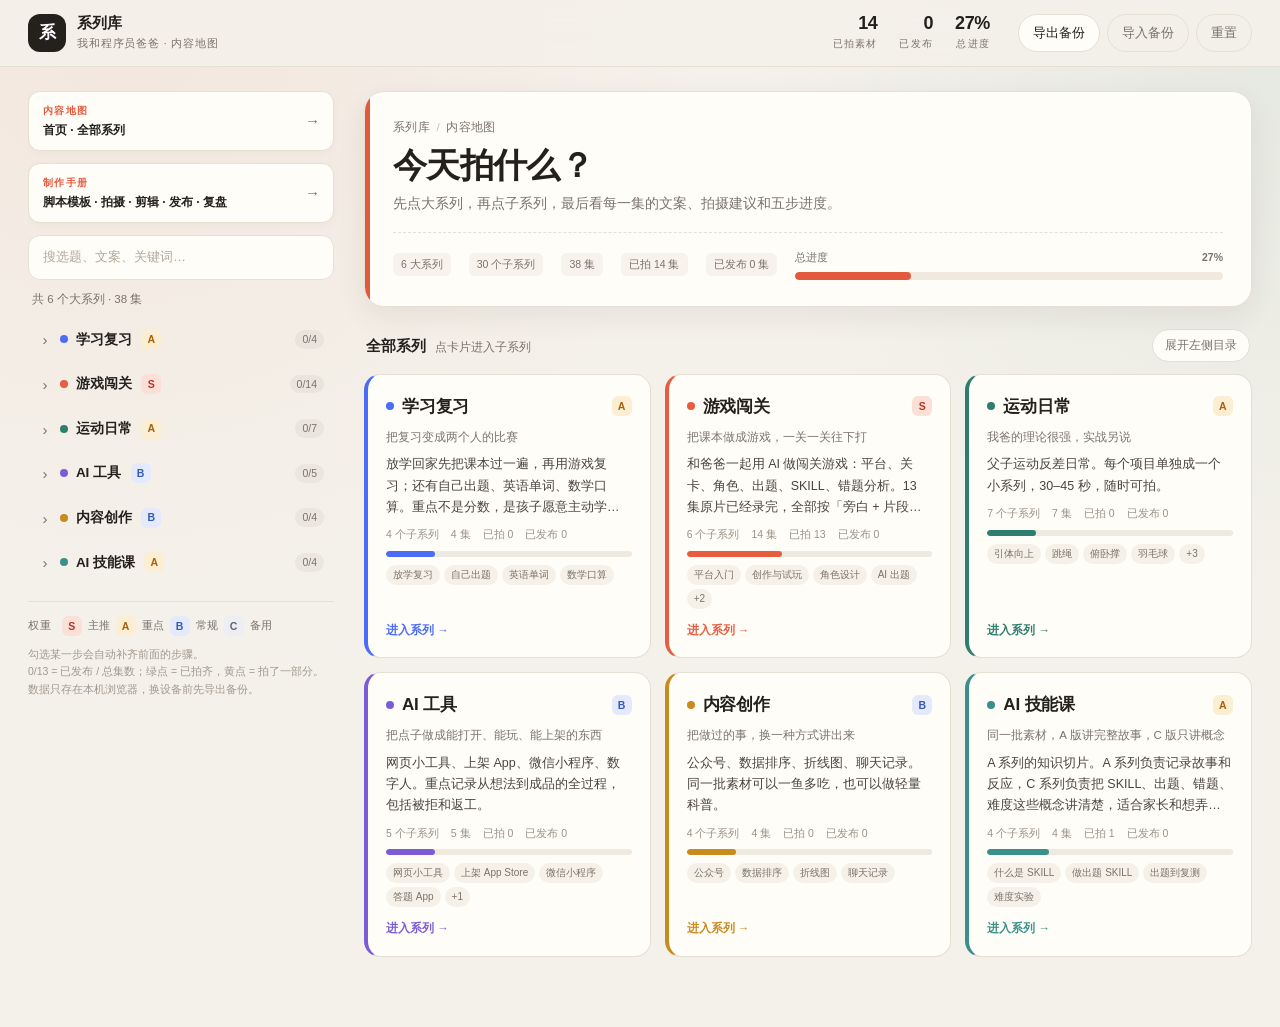
<file: index.html>
<!DOCTYPE html>
<html lang="zh-CN">
<head>
<meta charset="UTF-8">
<meta name="viewport" content="width=device-width, initial-scale=1">
<title>系列库 · 我和程序员爸爸</title>
<meta name="description" content="亲子短视频系列库：按系列展开选题、第一人称文案与拍摄建议，并记录拍摄进度。">
<link rel="stylesheet" href="styles.css">
</head>
<body>
<header class="topbar">
  <a class="brand" href="#">
    <span class="brand-mark">系</span>
    <span class="brand-text">
      <strong>系列库</strong>
      <small>我和程序员爸爸 · 内容地图</small>
    </span>
  </a>

  <div class="topstats">
    <div class="stat"><b id="stat-shot">0</b><span>已拍素材</span></div>
    <div class="stat"><b id="stat-published">0</b><span>已发布</span></div>
    <div class="stat"><b id="stat-progress">0%</b><span>总进度</span></div>
  </div>

  <div class="topactions">
    <button class="btn" id="btn-export" type="button">导出备份</button>
    <button class="btn btn-ghost" id="btn-import" type="button">导入备份</button>
    <button class="btn btn-ghost" id="btn-reset" type="button">重置</button>
    <input type="file" id="file-import" accept="application/json,.json" hidden>
  </div>
</header>

<div class="layout">
  <aside class="sidebar">
    <button class="handbook-link home-link" id="btn-home" type="button">
      <span class="handbook-kicker">内容地图</span>
      <strong>首页 · 全部系列</strong>
      <span class="handbook-arrow">→</span>
    </button>

    <a class="handbook-link" href="guide.html">
      <span class="handbook-kicker">制作手册</span>
      <strong>脚本模板 · 拍摄 · 剪辑 · 发布 · 复盘</strong>
      <span class="handbook-arrow">→</span>
    </a>

    <div class="search-wrap">
      <input id="search" type="search" placeholder="搜选题、文案、关键词…" autocomplete="off" aria-label="搜索系列和选题">
      <button class="search-clear" id="search-clear" type="button" aria-label="清空搜索" hidden>×</button>
    </div>
    <p class="search-hint" id="search-hint">正在加载…</p>
    <nav class="tree" id="tree" aria-label="系列目录"></nav>

    <div class="legend">
      <span class="legend-title">权重</span>
      <span class="weight weight-s">S</span><span>主推</span>
      <span class="weight weight-a">A</span><span>重点</span>
      <span class="weight weight-b">B</span><span>常规</span>
      <span class="weight weight-c">C</span><span>备用</span>
    </div>
    <p class="save-note">
      勾选某一步会自动补齐前面的步骤。<br>
      0/13 = 已发布 / 总集数；绿点 = 已拍齐，黄点 = 拍了一部分。<br>
      数据只存在本机浏览器，换设备前先导出备份。
    </p>
  </aside>

  <main class="content" id="content">
    <div class="empty">
      <h2>正在加载系列库…</h2>
      <p>如果没有内容，请确认 data.js 文件与 index.html 在同一目录。</p>
    </div>
  </main>
</div>

<div class="toast" id="toast" role="status" aria-live="polite"></div>

<script src="学习复习/data.js"></script>
<script src="游戏闯关/data.js"></script>
<script src="运动日常/data.js"></script>
<script src="AI工具/data.js"></script>
<script src="内容创作/data.js"></script>
<script src="AI技能课/data.js"></script>
<script src="app.js"></script>
</body>
</html>
</file>
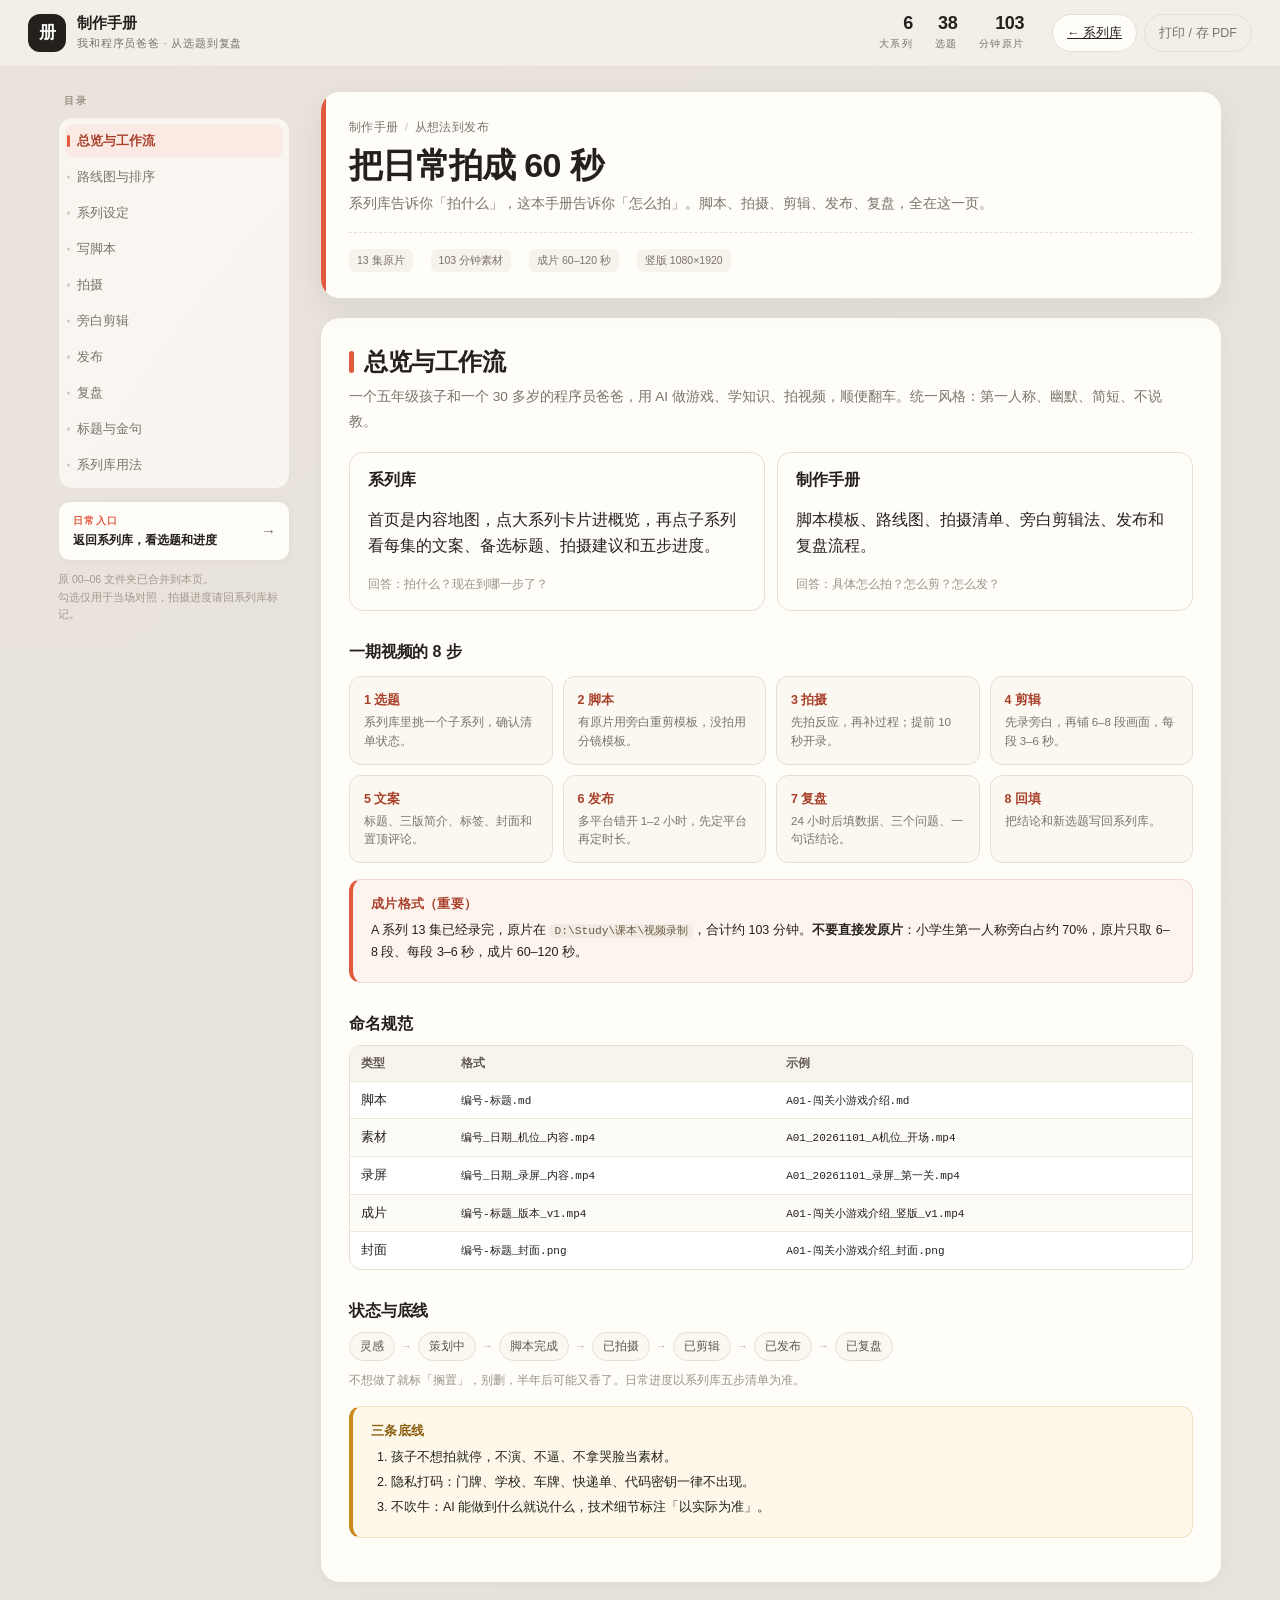
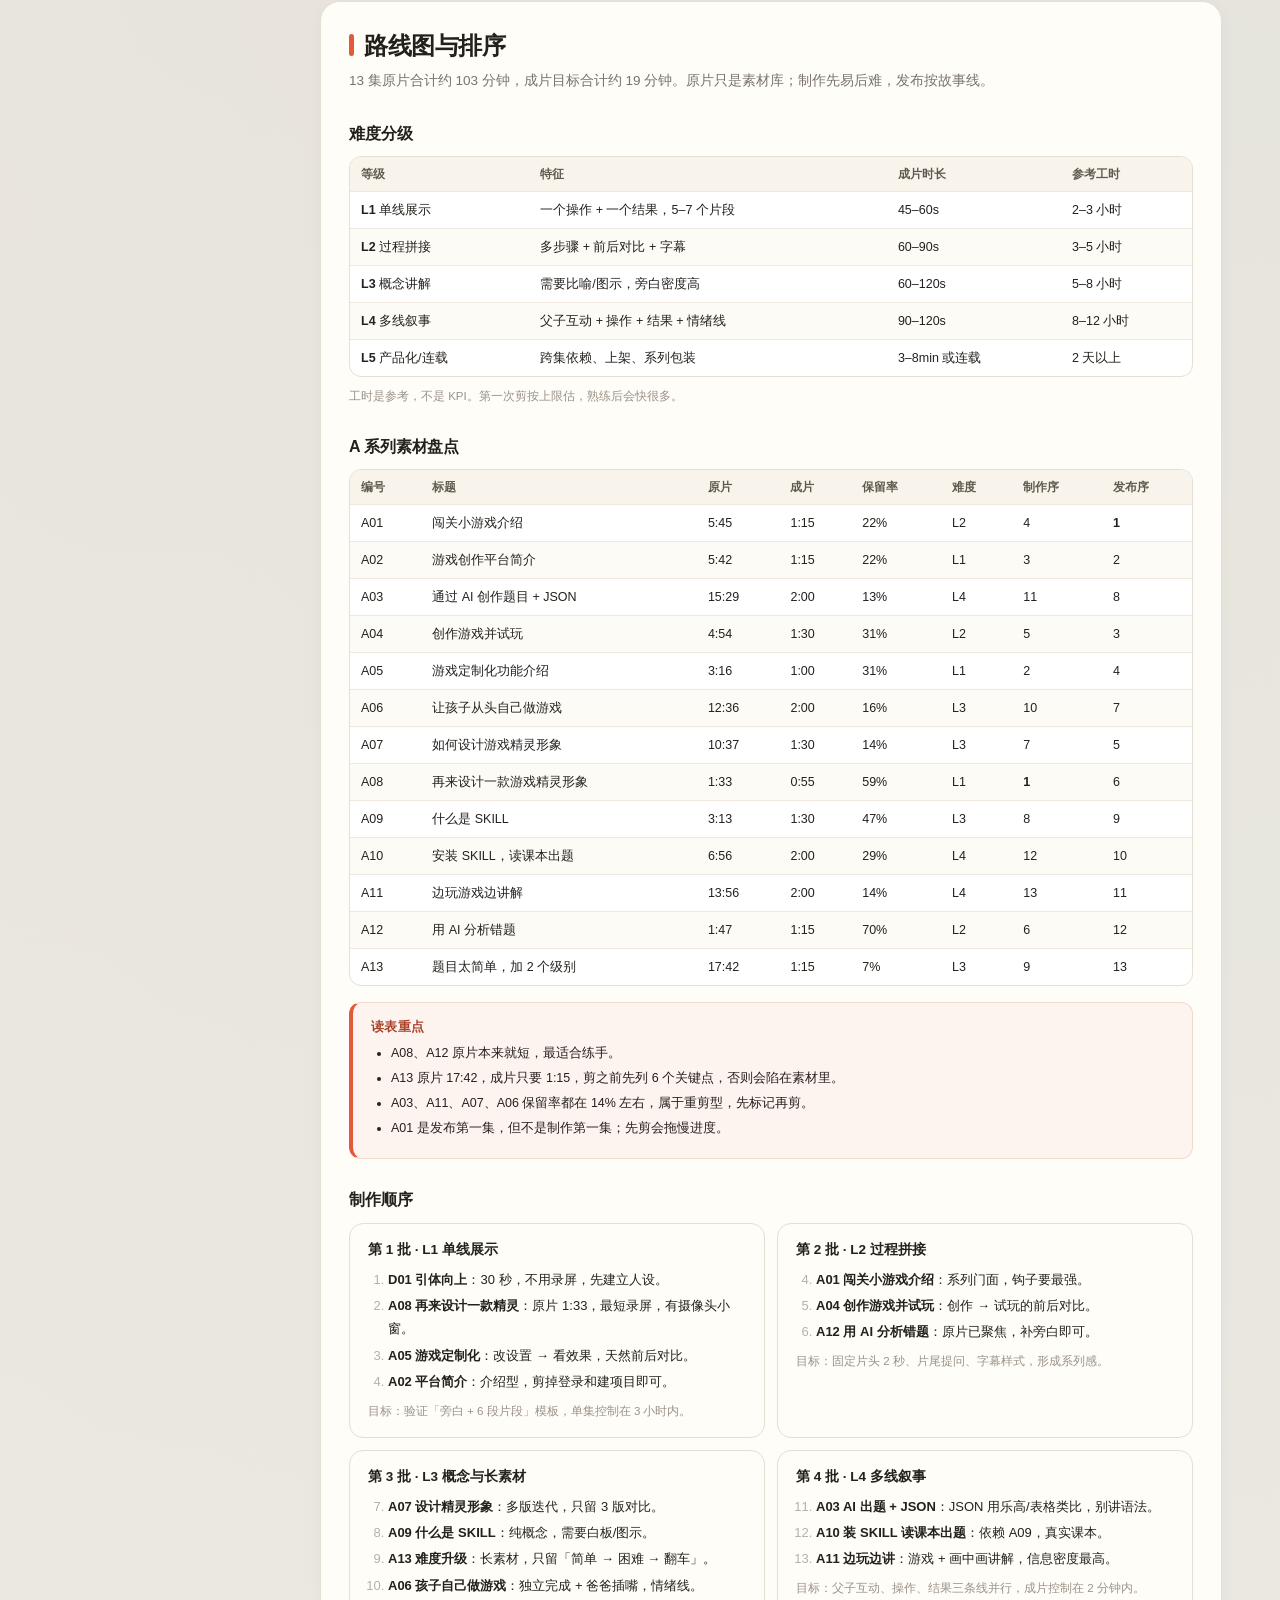
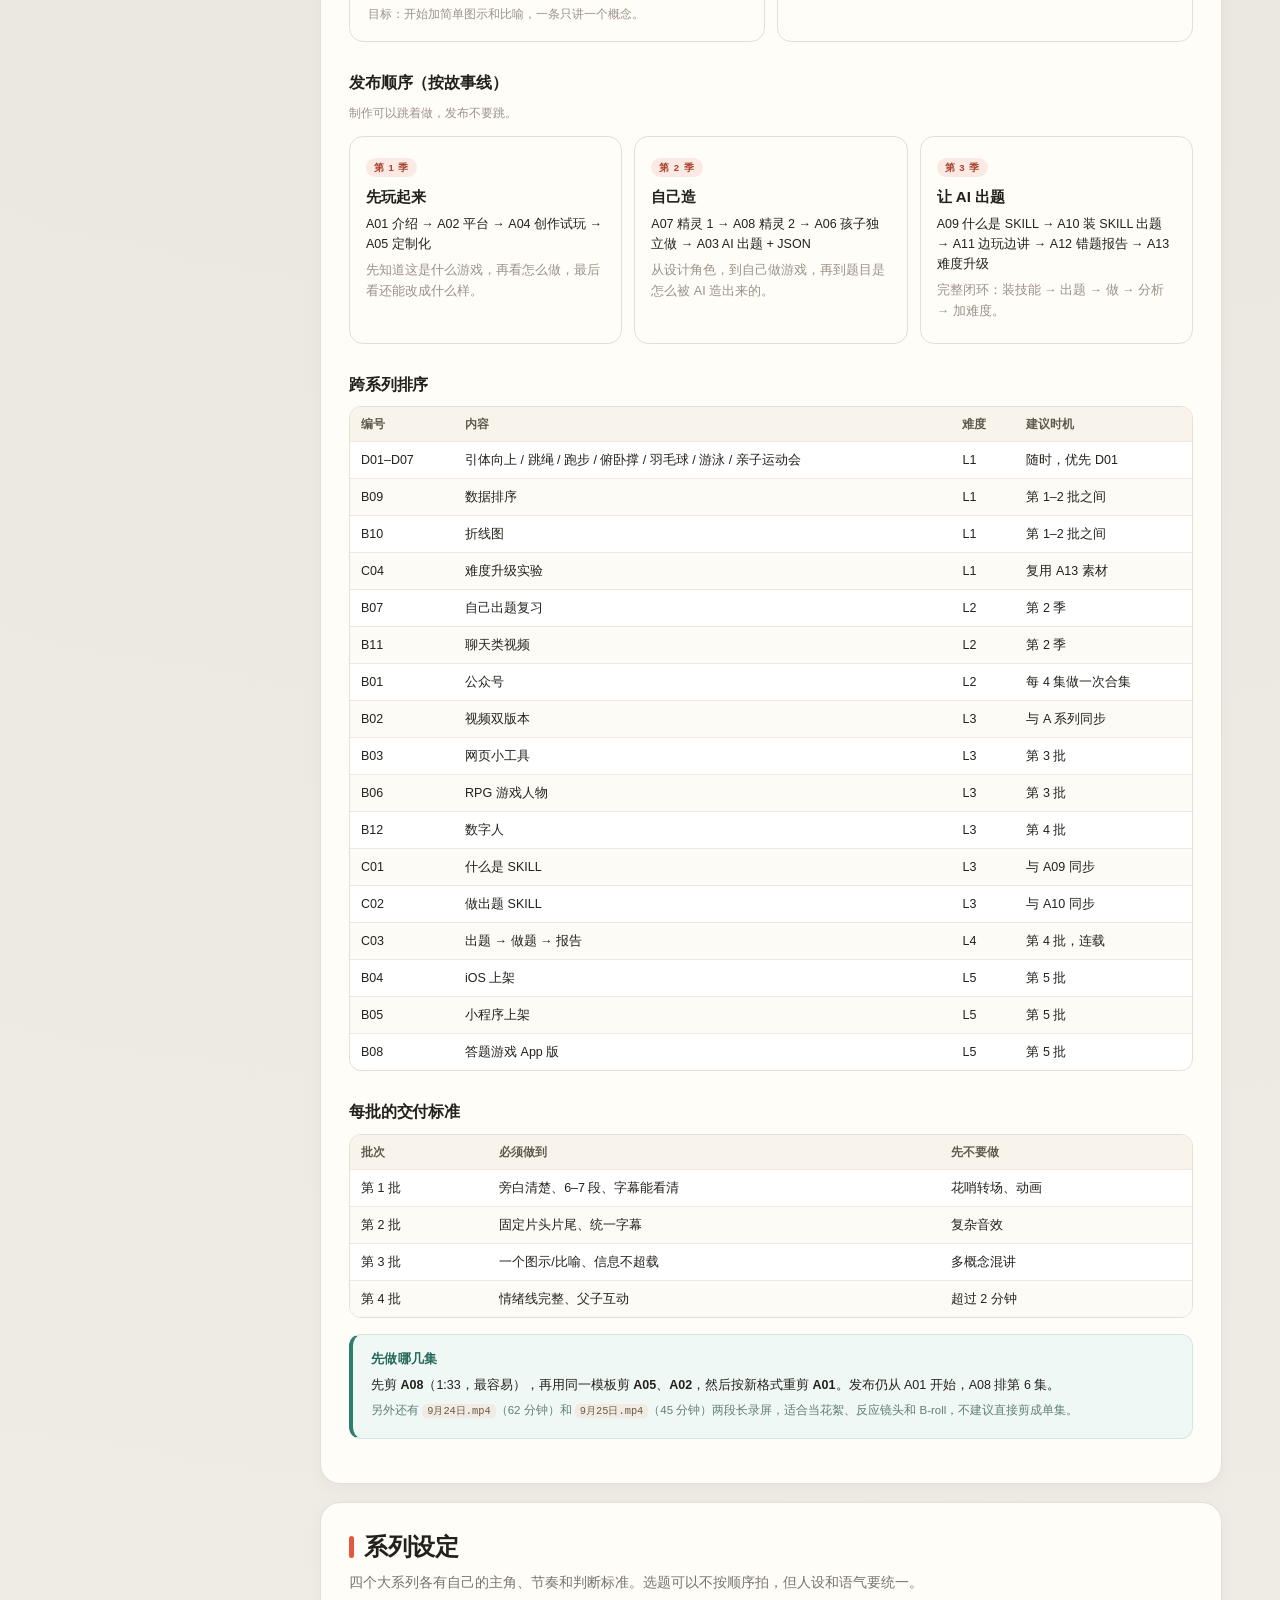
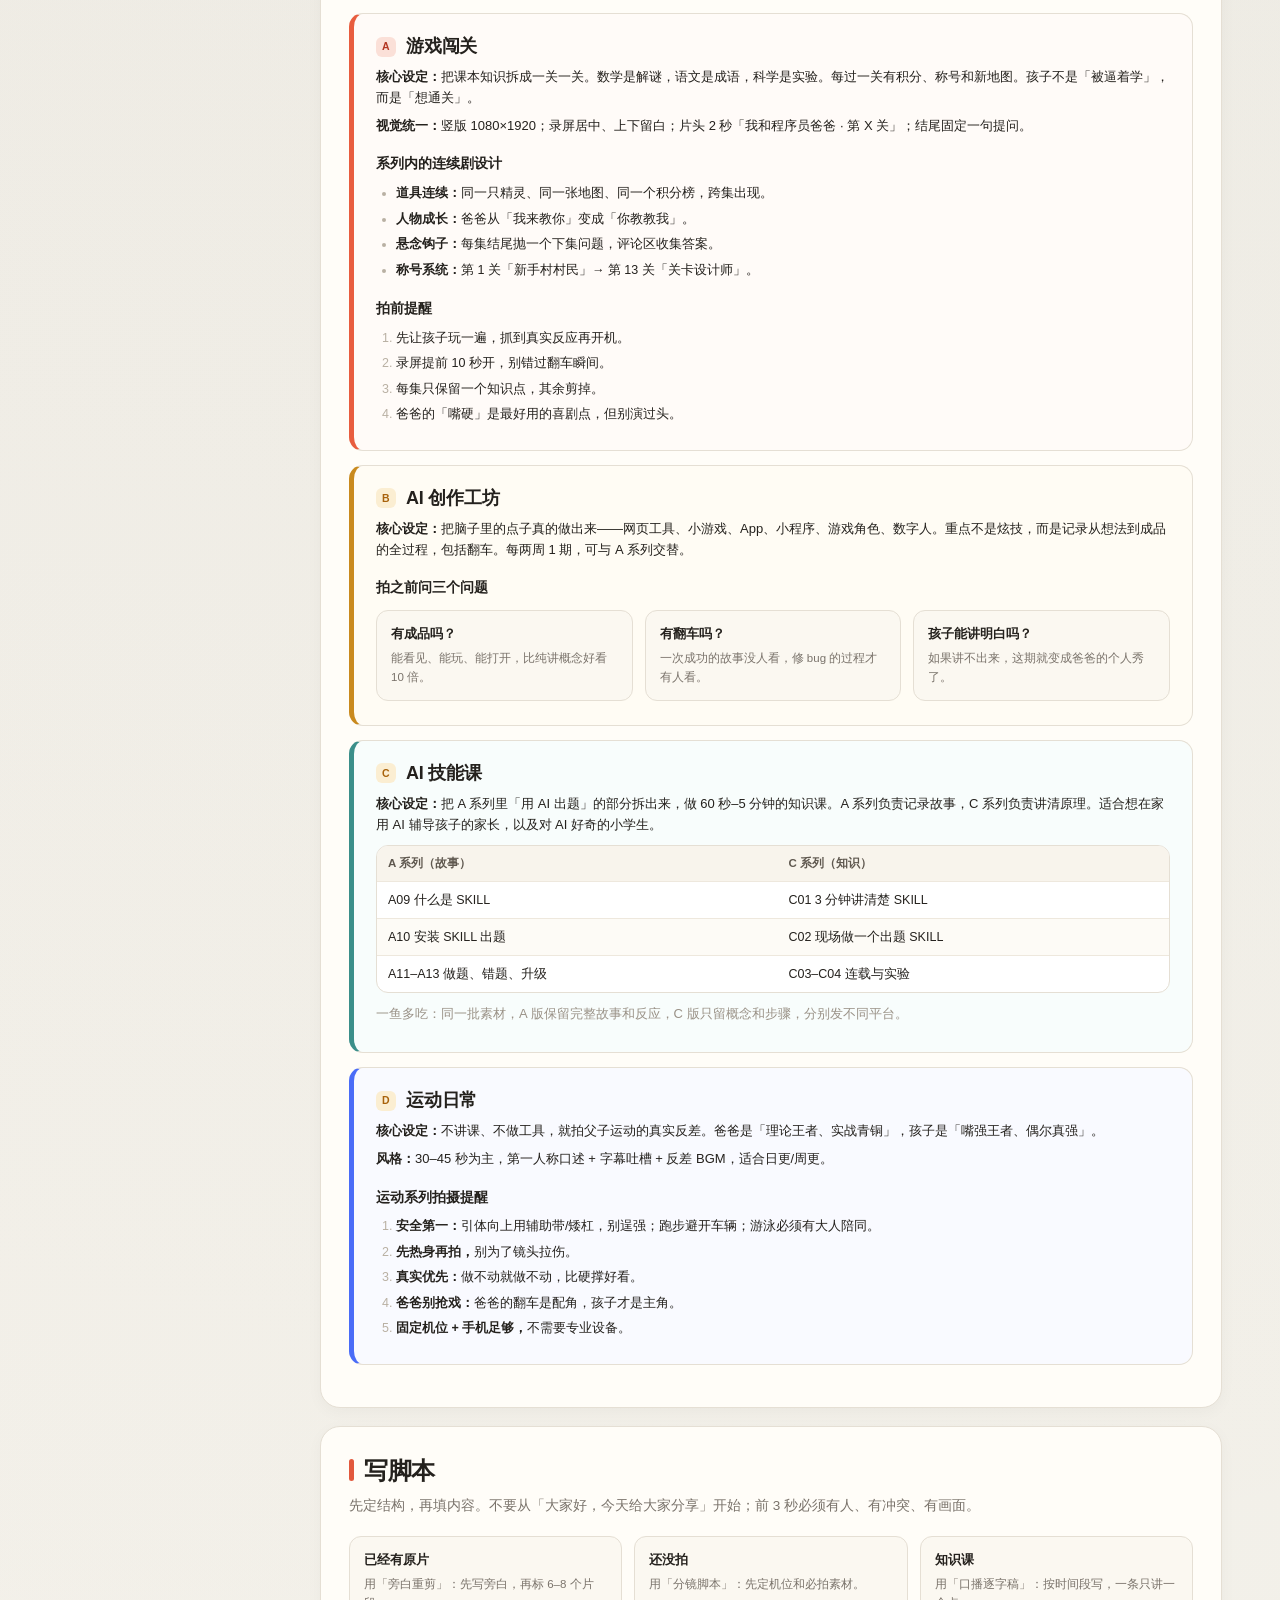
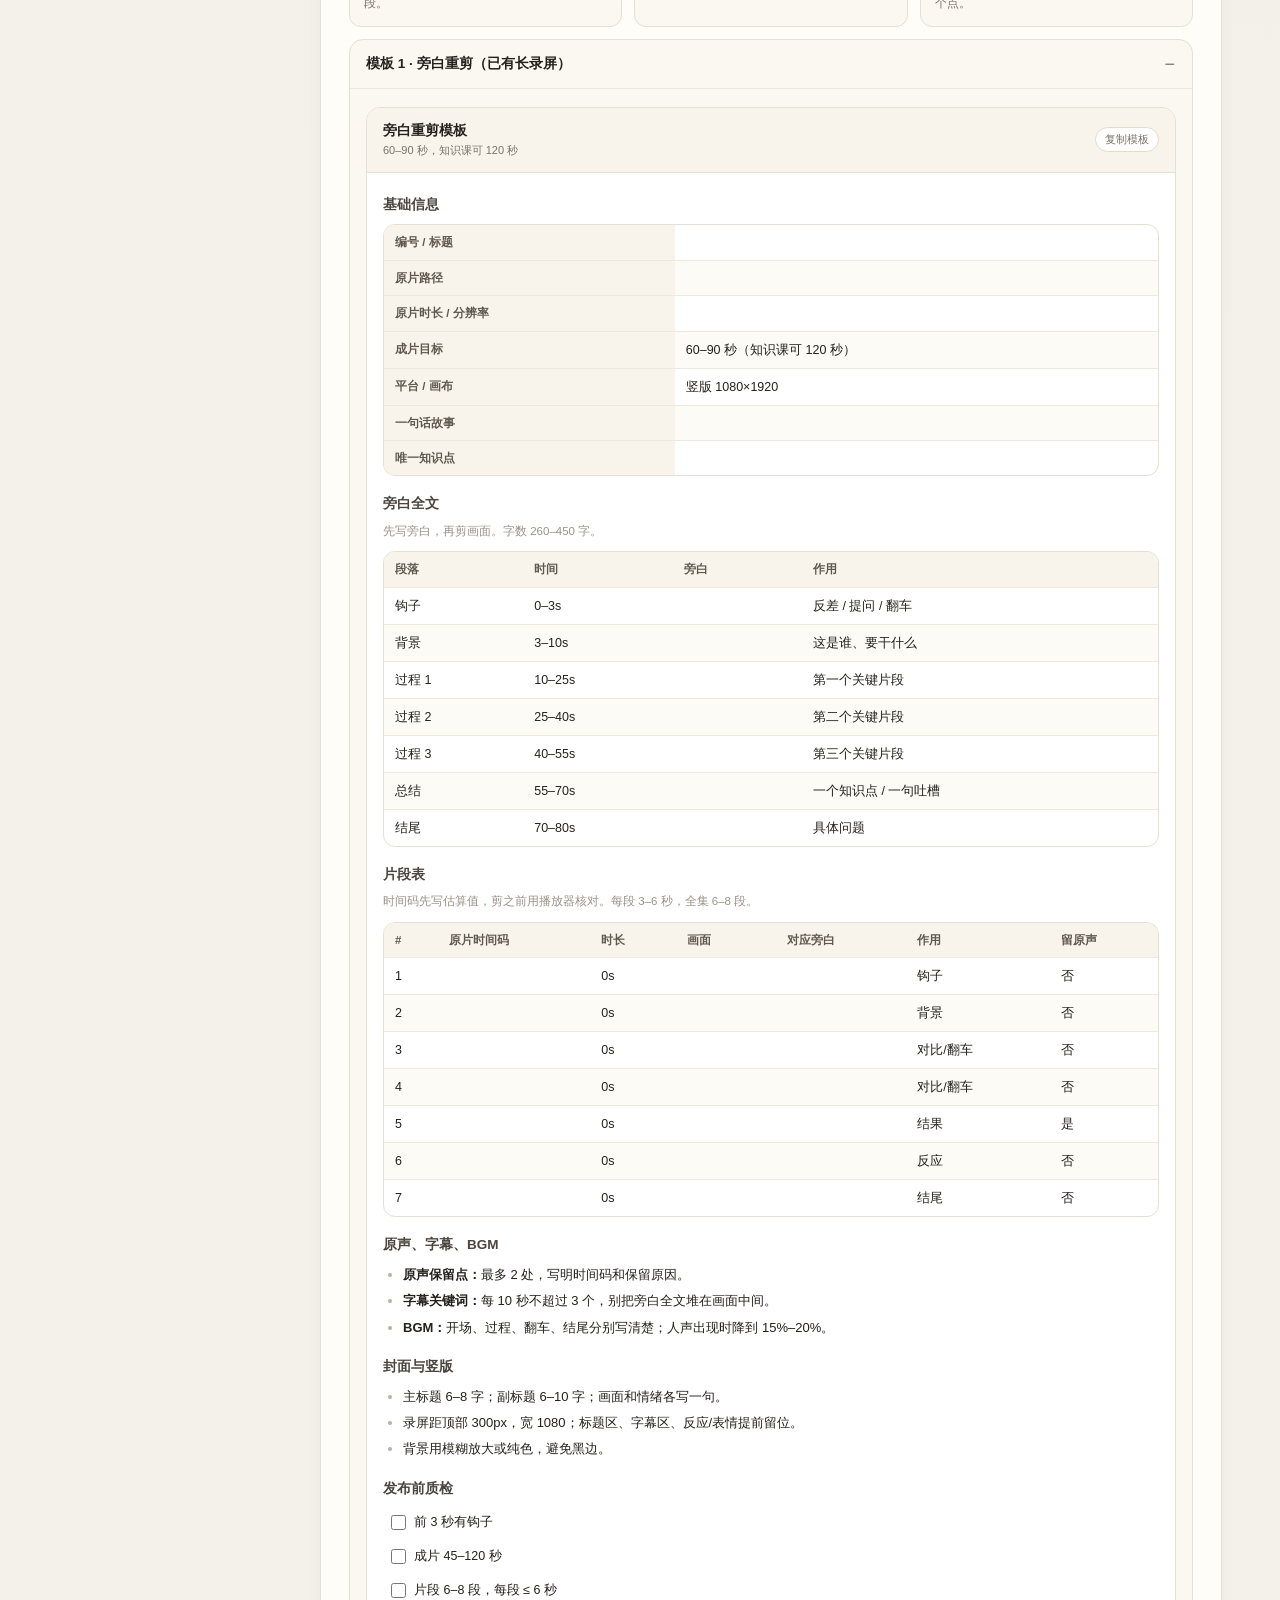
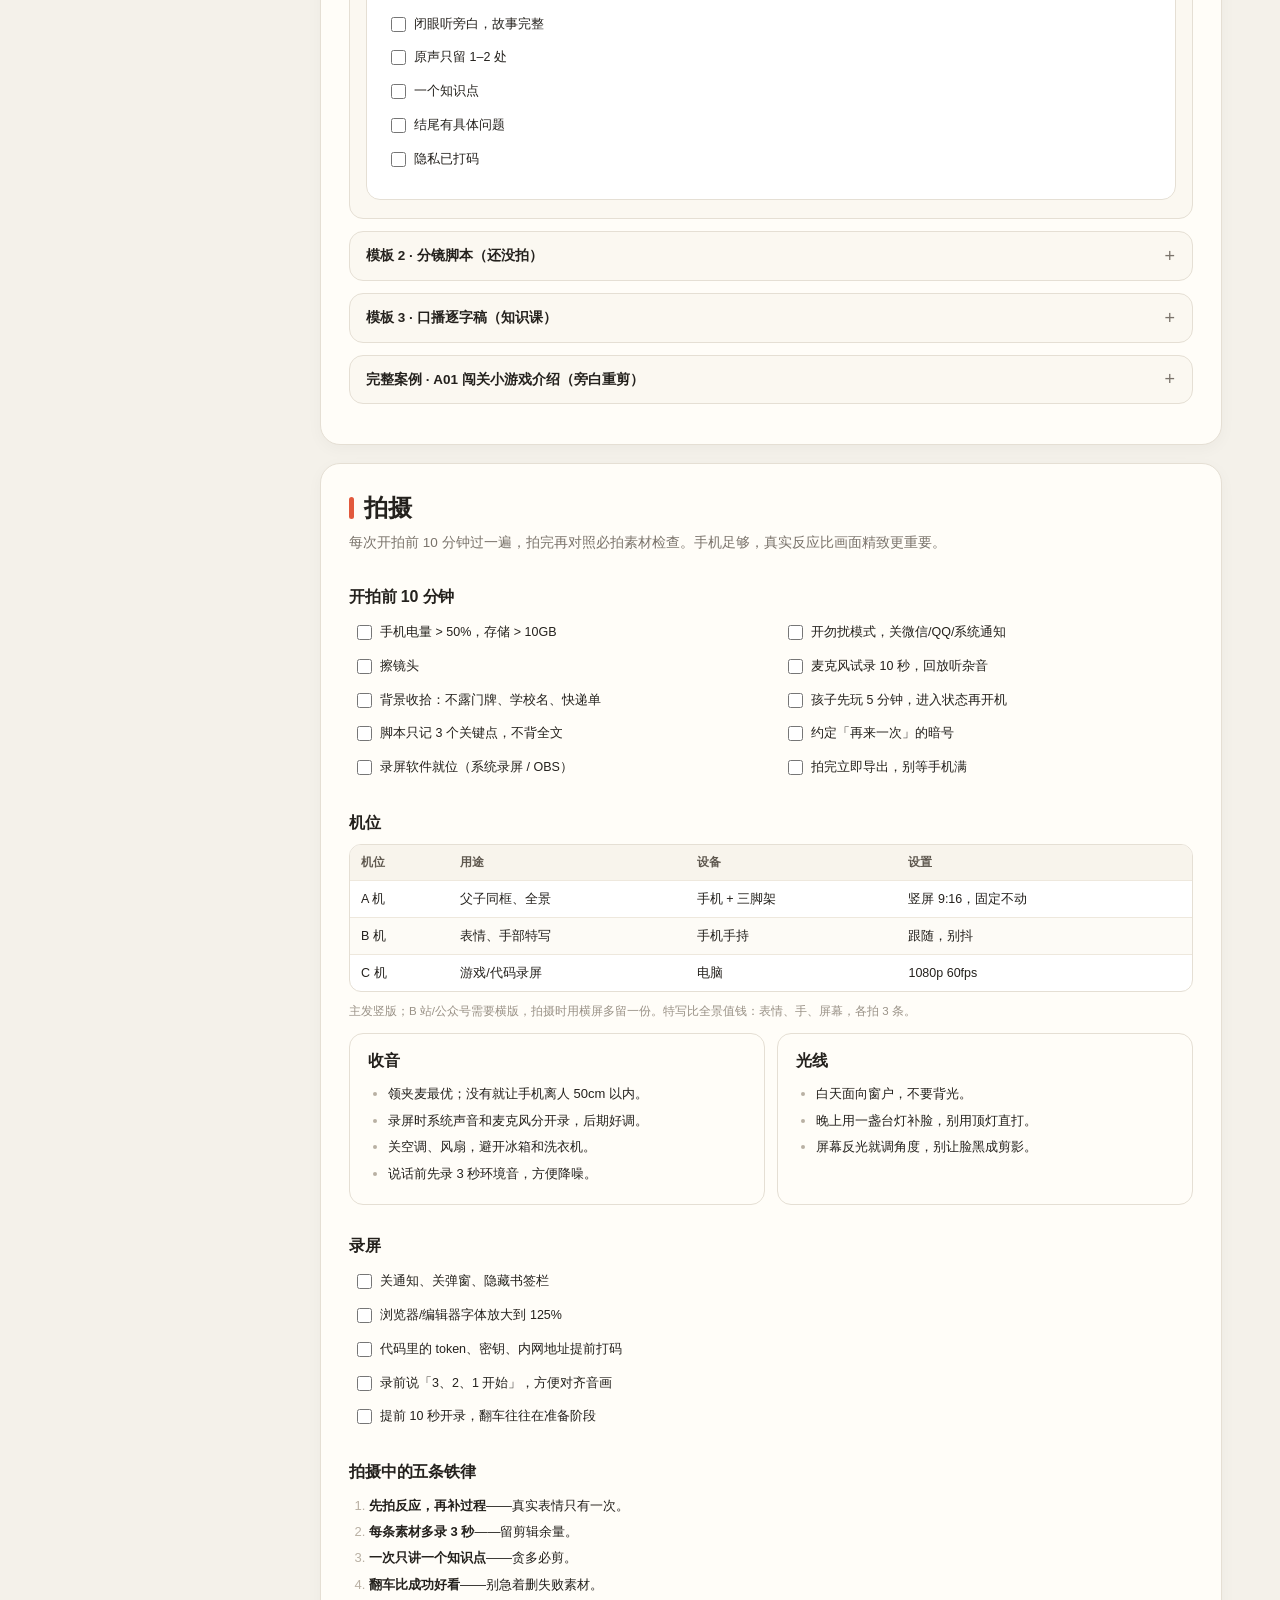
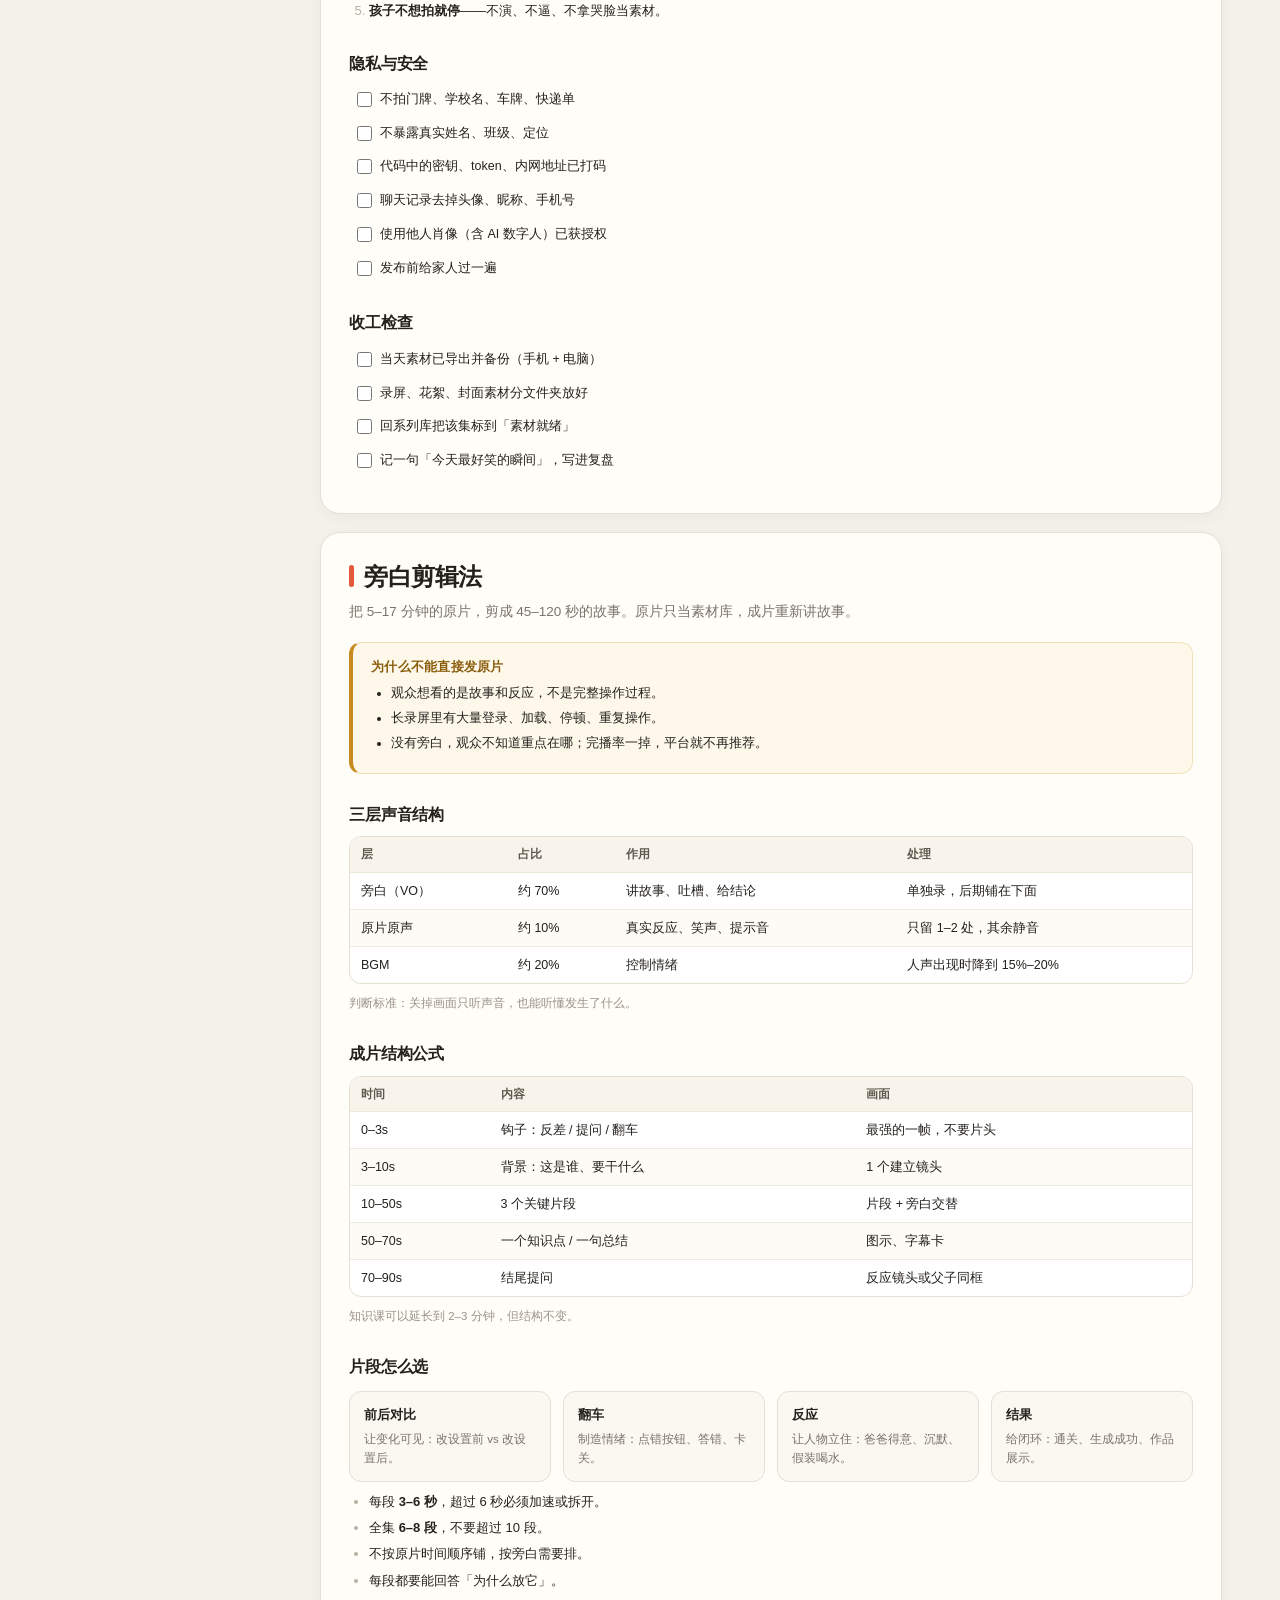
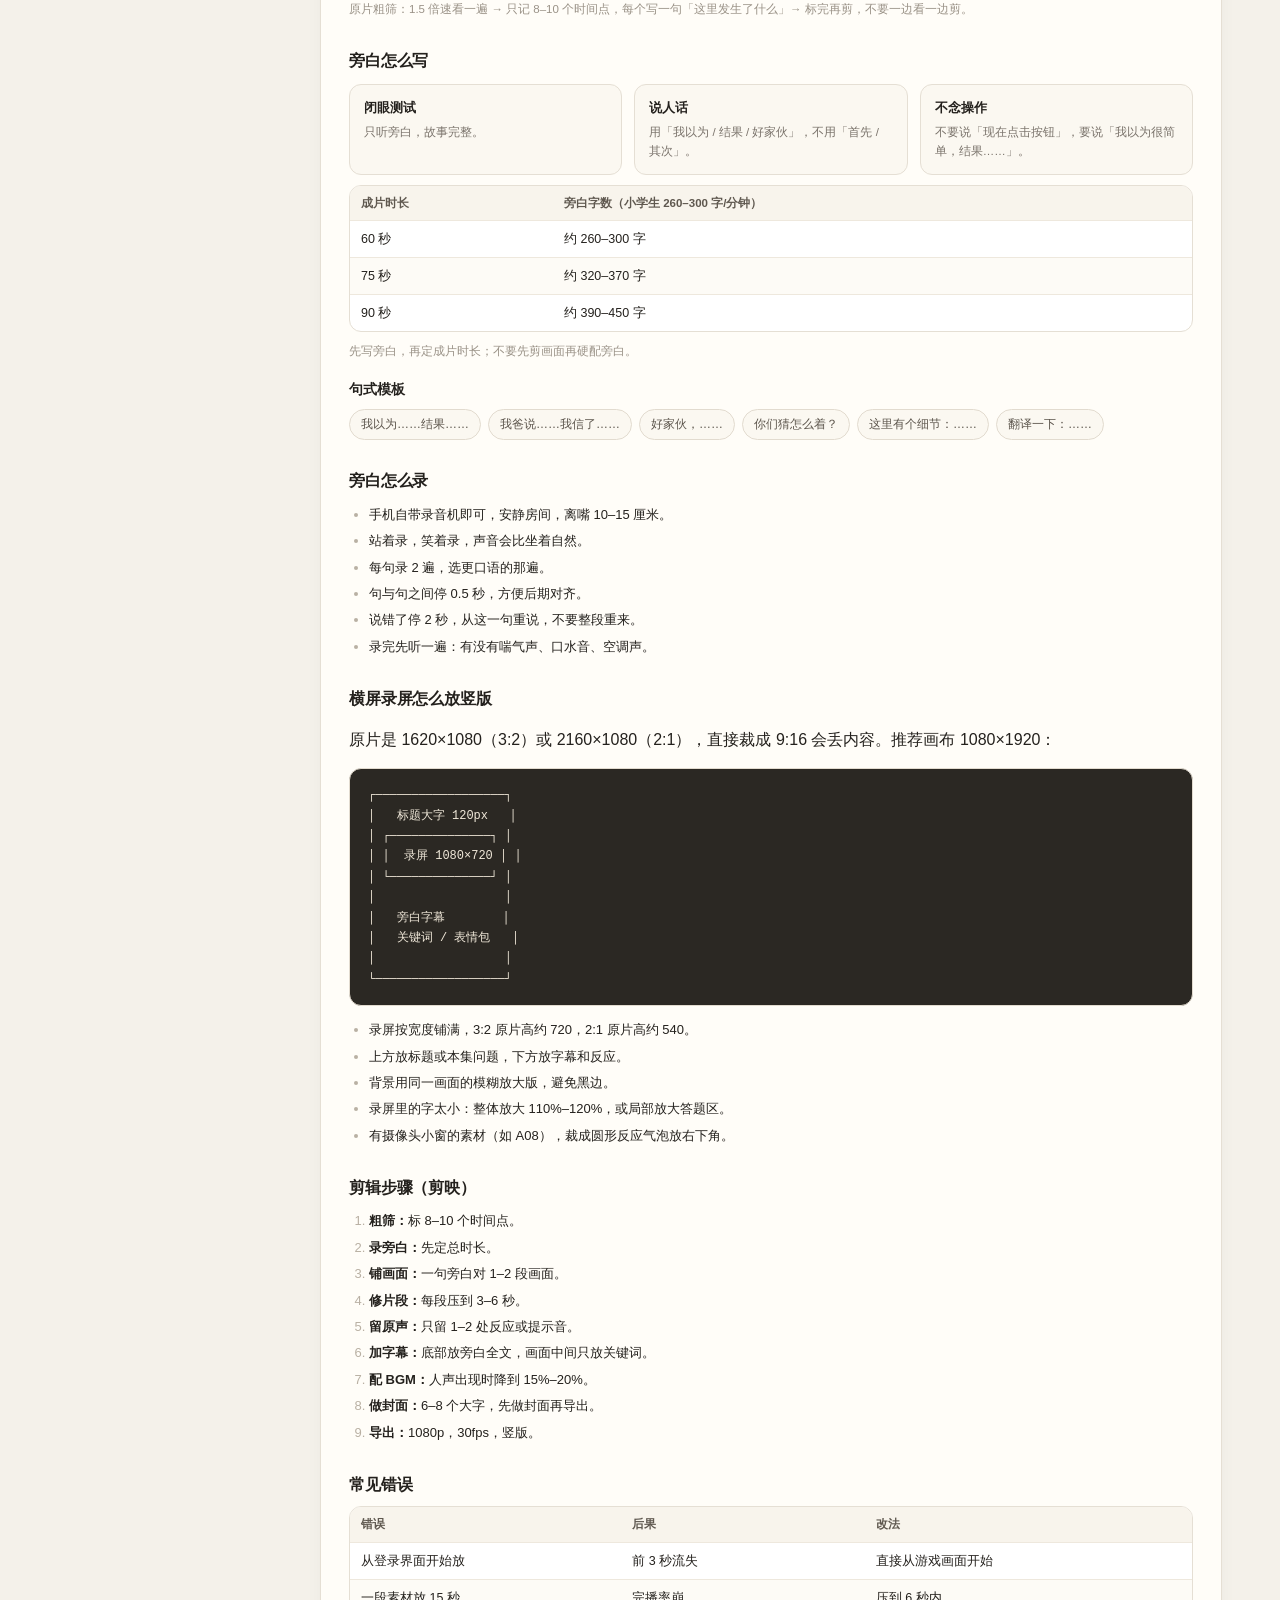
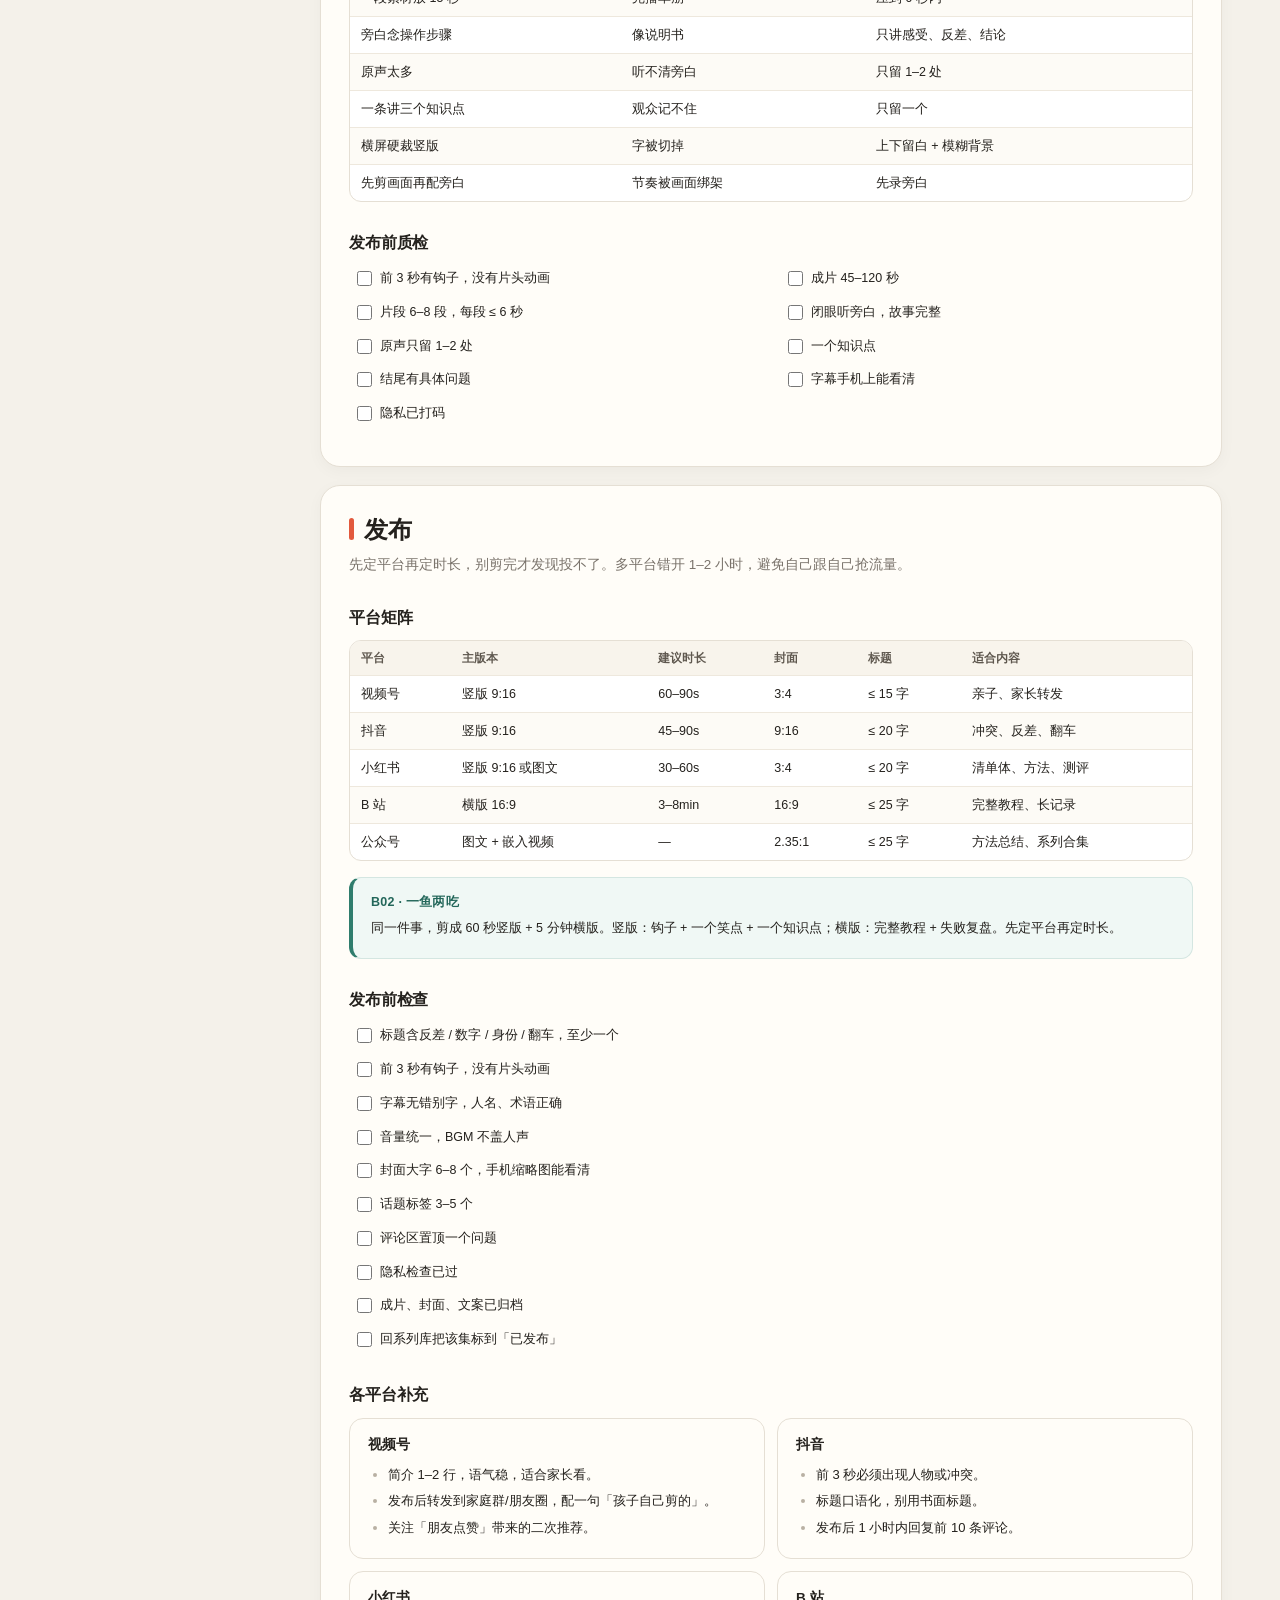
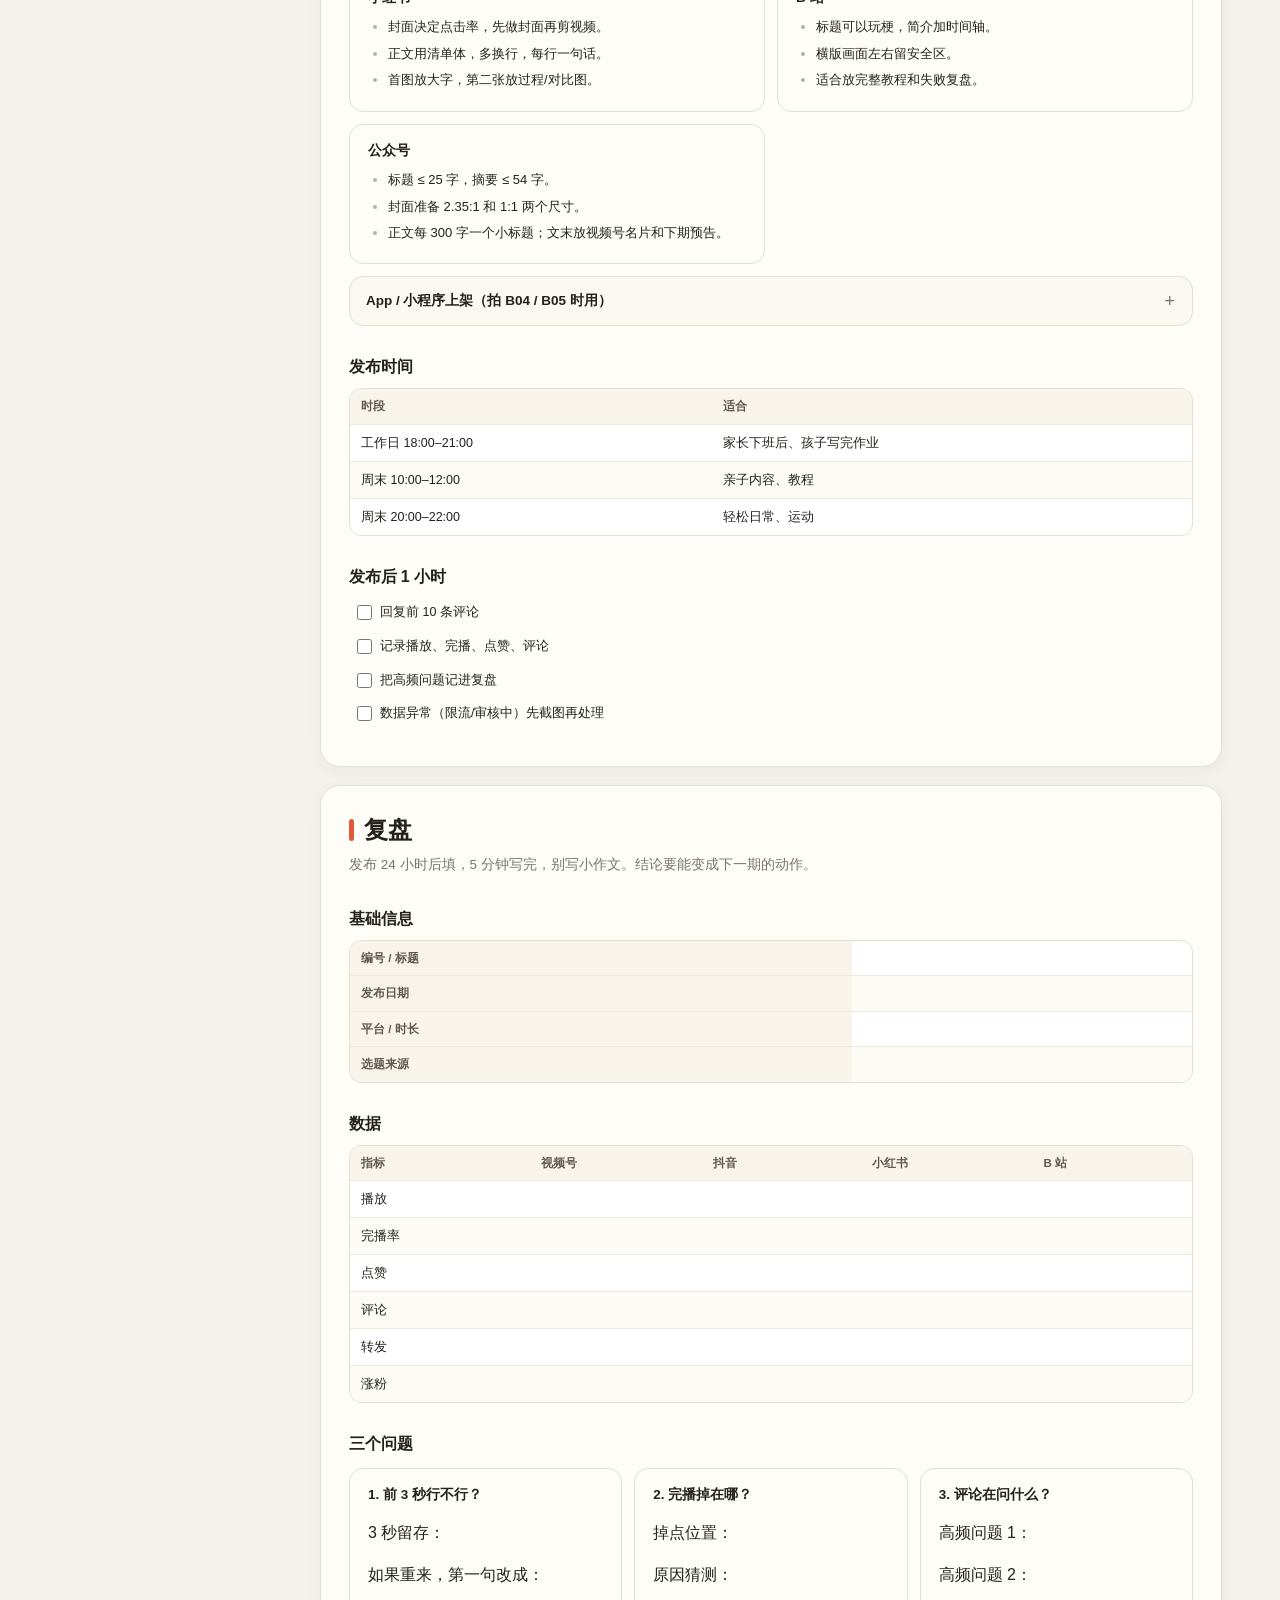
<file: guide.html>
<!DOCTYPE html>
<html lang="zh-CN">
<head>
<meta charset="UTF-8">
<meta name="viewport" content="width=device-width, initial-scale=1">
<title>制作手册 · 我和程序员爸爸</title>
<meta name="description" content="从选题、脚本、拍摄、旁白剪辑到发布复盘的一站式制作手册。">
<link rel="stylesheet" href="styles.css">
<link rel="stylesheet" href="guide.css">
</head>
<body class="guide-page">
<header class="topbar">
  <a class="brand" href="index.html">
    <span class="brand-mark">册</span>
    <span class="brand-text">
      <strong>制作手册</strong>
      <small>我和程序员爸爸 · 从选题到复盘</small>
    </span>
  </a>

  <div class="topstats">
    <div class="stat"><b>6</b><span>大系列</span></div>
    <div class="stat"><b>38</b><span>选题</span></div>
    <div class="stat"><b>103</b><span>分钟原片</span></div>
  </div>

  <div class="topactions">
    <a class="btn" href="index.html">← 系列库</a>
    <button class="btn btn-ghost" id="btn-print" type="button">打印 / 存 PDF</button>
  </div>
</header>

<div class="layout guide-layout">
  <aside class="sidebar guide-sidebar">
    <p class="guide-nav-title">目录</p>
    <nav class="guide-nav" aria-label="手册目录">
      <a href="#overview">总览与工作流</a>
      <a href="#roadmap">路线图与排序</a>
      <a href="#series">系列设定</a>
      <a href="#script">写脚本</a>
      <a href="#shoot">拍摄</a>
      <a href="#edit">旁白剪辑</a>
      <a href="#publish">发布</a>
      <a href="#retro">复盘</a>
      <a href="#titles">标题与金句</a>
      <a href="#library">系列库用法</a>
    </nav>
    <a class="handbook-link guide-back" href="index.html">
      <span class="handbook-kicker">日常入口</span>
      <strong>返回系列库，看选题和进度</strong>
      <span class="handbook-arrow">→</span>
    </a>
    <p class="save-note">
      原 00–06 文件夹已合并到本页。<br>
      勾选仅用于当场对照，拍摄进度请回系列库标记。
    </p>
  </aside>

  <main class="content guide-content">
    <section class="panel-head guide-hero" id="top">
      <div class="breadcrumb">制作手册 <span class="sep">/</span> 从想法到发布</div>
      <h2>把日常拍成 60 秒</h2>
      <p class="tagline">系列库告诉你「拍什么」，这本手册告诉你「怎么拍」。脚本、拍摄、剪辑、发布、复盘，全在这一页。</p>
      <div class="head-meta">
        <span class="meta-item">13 集原片</span>
        <span class="meta-item">103 分钟素材</span>
        <span class="meta-item">成片 60–120 秒</span>
        <span class="meta-item">竖版 1080×1920</span>
      </div>
    </section>

    <section class="guide-section" id="overview">
      <h2>总览与工作流</h2>
      <p class="guide-lede">一个五年级孩子和一个 30 多岁的程序员爸爸，用 AI 做游戏、学知识、拍视频，顺便翻车。统一风格：第一人称、幽默、简短、不说教。</p>

      <div class="guide-grid two">
        <div class="guide-card">
          <h3>系列库</h3>
          <p>首页是内容地图，点大系列卡片进概览，再点子系列看每集的文案、备选标题、拍摄建议和五步进度。</p>
          <p class="guide-note">回答：拍什么？现在到哪一步了？</p>
        </div>
        <div class="guide-card">
          <h3>制作手册</h3>
          <p>脚本模板、路线图、拍摄清单、旁白剪辑法、发布和复盘流程。</p>
          <p class="guide-note">回答：具体怎么拍？怎么剪？怎么发？</p>
        </div>
      </div>

      <h3>一期视频的 8 步</h3>
      <div class="step-grid">
        <div class="step-card"><b>1 选题</b><span>系列库里挑一个子系列，确认清单状态。</span></div>
        <div class="step-card"><b>2 脚本</b><span>有原片用旁白重剪模板，没拍用分镜模板。</span></div>
        <div class="step-card"><b>3 拍摄</b><span>先拍反应，再补过程；提前 10 秒开录。</span></div>
        <div class="step-card"><b>4 剪辑</b><span>先录旁白，再铺 6–8 段画面，每段 3–6 秒。</span></div>
        <div class="step-card"><b>5 文案</b><span>标题、三版简介、标签、封面和置顶评论。</span></div>
        <div class="step-card"><b>6 发布</b><span>多平台错开 1–2 小时，先定平台再定时长。</span></div>
        <div class="step-card"><b>7 复盘</b><span>24 小时后填数据、三个问题、一句话结论。</span></div>
        <div class="step-card"><b>8 回填</b><span>把结论和新选题写回系列库。</span></div>
      </div>

      <div class="callout">
        <strong>成片格式（重要）</strong>
        <p>A 系列 13 集已经录完，原片在 <code>D:\Study\课本\视频录制</code>，合计约 103 分钟。<strong>不要直接发原片</strong>：小学生第一人称旁白占约 70%，原片只取 6–8 段、每段 3–6 秒，成片 60–120 秒。</p>
      </div>

      <h3>命名规范</h3>
      <div class="table-wrap">
        <table class="guide-table">
          <thead><tr><th>类型</th><th>格式</th><th>示例</th></tr></thead>
          <tbody>
            <tr><td>脚本</td><td><code>编号-标题.md</code></td><td><code>A01-闯关小游戏介绍.md</code></td></tr>
            <tr><td>素材</td><td><code>编号_日期_机位_内容.mp4</code></td><td><code>A01_20261101_A机位_开场.mp4</code></td></tr>
            <tr><td>录屏</td><td><code>编号_日期_录屏_内容.mp4</code></td><td><code>A01_20261101_录屏_第一关.mp4</code></td></tr>
            <tr><td>成片</td><td><code>编号-标题_版本_v1.mp4</code></td><td><code>A01-闯关小游戏介绍_竖版_v1.mp4</code></td></tr>
            <tr><td>封面</td><td><code>编号-标题_封面.png</code></td><td><code>A01-闯关小游戏介绍_封面.png</code></td></tr>
          </tbody>
        </table>
      </div>

      <h3>状态与底线</h3>
      <div class="flow-row">
        <span class="flow-chip">灵感</span><span class="flow-arrow">→</span>
        <span class="flow-chip">策划中</span><span class="flow-arrow">→</span>
        <span class="flow-chip">脚本完成</span><span class="flow-arrow">→</span>
        <span class="flow-chip">已拍摄</span><span class="flow-arrow">→</span>
        <span class="flow-chip">已剪辑</span><span class="flow-arrow">→</span>
        <span class="flow-chip">已发布</span><span class="flow-arrow">→</span>
        <span class="flow-chip">已复盘</span>
      </div>
      <p class="guide-note">不想做了就标「搁置」，别删，半年后可能又香了。日常进度以系列库五步清单为准。</p>

      <div class="callout callout-warn">
        <strong>三条底线</strong>
        <ol>
          <li>孩子不想拍就停，不演、不逼、不拿哭脸当素材。</li>
          <li>隐私打码：门牌、学校、车牌、快递单、代码密钥一律不出现。</li>
          <li>不吹牛：AI 能做到什么就说什么，技术细节标注「以实际为准」。</li>
        </ol>
      </div>
    </section>

    <section class="guide-section" id="roadmap">
      <h2>路线图与排序</h2>
      <p class="guide-lede">13 集原片合计约 103 分钟，成片目标合计约 19 分钟。原片只是素材库；制作先易后难，发布按故事线。</p>

      <h3>难度分级</h3>
      <div class="table-wrap">
        <table class="guide-table">
          <thead><tr><th>等级</th><th>特征</th><th>成片时长</th><th>参考工时</th></tr></thead>
          <tbody>
            <tr><td><b>L1</b> 单线展示</td><td>一个操作 + 一个结果，5–7 个片段</td><td>45–60s</td><td>2–3 小时</td></tr>
            <tr><td><b>L2</b> 过程拼接</td><td>多步骤 + 前后对比 + 字幕</td><td>60–90s</td><td>3–5 小时</td></tr>
            <tr><td><b>L3</b> 概念讲解</td><td>需要比喻/图示，旁白密度高</td><td>60–120s</td><td>5–8 小时</td></tr>
            <tr><td><b>L4</b> 多线叙事</td><td>父子互动 + 操作 + 结果 + 情绪线</td><td>90–120s</td><td>8–12 小时</td></tr>
            <tr><td><b>L5</b> 产品化/连载</td><td>跨集依赖、上架、系列包装</td><td>3–8min 或连载</td><td>2 天以上</td></tr>
          </tbody>
        </table>
      </div>
      <p class="guide-note">工时是参考，不是 KPI。第一次剪按上限估，熟练后会快很多。</p>

      <h3>A 系列素材盘点</h3>
      <div class="table-wrap">
        <table class="guide-table">
          <thead><tr><th>编号</th><th>标题</th><th>原片</th><th>成片</th><th>保留率</th><th>难度</th><th>制作序</th><th>发布序</th></tr></thead>
          <tbody>
            <tr><td>A01</td><td>闯关小游戏介绍</td><td>5:45</td><td>1:15</td><td>22%</td><td>L2</td><td>4</td><td><b>1</b></td></tr>
            <tr><td>A02</td><td>游戏创作平台简介</td><td>5:42</td><td>1:15</td><td>22%</td><td>L1</td><td>3</td><td>2</td></tr>
            <tr><td>A03</td><td>通过 AI 创作题目 + JSON</td><td>15:29</td><td>2:00</td><td>13%</td><td>L4</td><td>11</td><td>8</td></tr>
            <tr><td>A04</td><td>创作游戏并试玩</td><td>4:54</td><td>1:30</td><td>31%</td><td>L2</td><td>5</td><td>3</td></tr>
            <tr><td>A05</td><td>游戏定制化功能介绍</td><td>3:16</td><td>1:00</td><td>31%</td><td>L1</td><td>2</td><td>4</td></tr>
            <tr><td>A06</td><td>让孩子从头自己做游戏</td><td>12:36</td><td>2:00</td><td>16%</td><td>L3</td><td>10</td><td>7</td></tr>
            <tr><td>A07</td><td>如何设计游戏精灵形象</td><td>10:37</td><td>1:30</td><td>14%</td><td>L3</td><td>7</td><td>5</td></tr>
            <tr><td>A08</td><td>再来设计一款游戏精灵形象</td><td>1:33</td><td>0:55</td><td>59%</td><td>L1</td><td><b>1</b></td><td>6</td></tr>
            <tr><td>A09</td><td>什么是 SKILL</td><td>3:13</td><td>1:30</td><td>47%</td><td>L3</td><td>8</td><td>9</td></tr>
            <tr><td>A10</td><td>安装 SKILL，读课本出题</td><td>6:56</td><td>2:00</td><td>29%</td><td>L4</td><td>12</td><td>10</td></tr>
            <tr><td>A11</td><td>边玩游戏边讲解</td><td>13:56</td><td>2:00</td><td>14%</td><td>L4</td><td>13</td><td>11</td></tr>
            <tr><td>A12</td><td>用 AI 分析错题</td><td>1:47</td><td>1:15</td><td>70%</td><td>L2</td><td>6</td><td>12</td></tr>
            <tr><td>A13</td><td>题目太简单，加 2 个级别</td><td>17:42</td><td>1:15</td><td>7%</td><td>L3</td><td>9</td><td>13</td></tr>
          </tbody>
        </table>
      </div>
      <div class="callout">
        <strong>读表重点</strong>
        <ul>
          <li>A08、A12 原片本来就短，最适合练手。</li>
          <li>A13 原片 17:42，成片只要 1:15，剪之前先列 6 个关键点，否则会陷在素材里。</li>
          <li>A03、A11、A07、A06 保留率都在 14% 左右，属于重剪型，先标记再剪。</li>
          <li>A01 是发布第一集，但不是制作第一集；先剪会拖慢进度。</li>
        </ul>
      </div>

      <h3>制作顺序</h3>
      <div class="guide-grid two">
        <div class="guide-card">
          <h4>第 1 批 · L1 单线展示</h4>
          <ol class="guide-list">
            <li><b>D01 引体向上</b>：30 秒，不用录屏，先建立人设。</li>
            <li><b>A08 再来设计一款精灵</b>：原片 1:33，最短录屏，有摄像头小窗。</li>
            <li><b>A05 游戏定制化</b>：改设置 → 看效果，天然前后对比。</li>
            <li><b>A02 平台简介</b>：介绍型，剪掉登录和建项目即可。</li>
          </ol>
          <p class="guide-note">目标：验证「旁白 + 6 段片段」模板，单集控制在 3 小时内。</p>
        </div>
        <div class="guide-card">
          <h4>第 2 批 · L2 过程拼接</h4>
          <ol class="guide-list" start="4">
            <li><b>A01 闯关小游戏介绍</b>：系列门面，钩子要最强。</li>
            <li><b>A04 创作游戏并试玩</b>：创作 → 试玩的前后对比。</li>
            <li><b>A12 用 AI 分析错题</b>：原片已聚焦，补旁白即可。</li>
          </ol>
          <p class="guide-note">目标：固定片头 2 秒、片尾提问、字幕样式，形成系列感。</p>
        </div>
        <div class="guide-card">
          <h4>第 3 批 · L3 概念与长素材</h4>
          <ol class="guide-list" start="7">
            <li><b>A07 设计精灵形象</b>：多版迭代，只留 3 版对比。</li>
            <li><b>A09 什么是 SKILL</b>：纯概念，需要白板/图示。</li>
            <li><b>A13 难度升级</b>：长素材，只留「简单 → 困难 → 翻车」。</li>
            <li><b>A06 孩子自己做游戏</b>：独立完成 + 爸爸插嘴，情绪线。</li>
          </ol>
          <p class="guide-note">目标：开始加简单图示和比喻，一条只讲一个概念。</p>
        </div>
        <div class="guide-card">
          <h4>第 4 批 · L4 多线叙事</h4>
          <ol class="guide-list" start="11">
            <li><b>A03 AI 出题 + JSON</b>：JSON 用乐高/表格类比，别讲语法。</li>
            <li><b>A10 装 SKILL 读课本出题</b>：依赖 A09，真实课本。</li>
            <li><b>A11 边玩边讲</b>：游戏 + 画中画讲解，信息密度最高。</li>
          </ol>
          <p class="guide-note">目标：父子互动、操作、结果三条线并行，成片控制在 2 分钟内。</p>
        </div>
      </div>

      <h3>发布顺序（按故事线）</h3>
      <p class="guide-note">制作可以跳着做，发布不要跳。</p>
      <div class="guide-grid three">
        <div class="season-card">
          <span class="season-tag">第 1 季</span>
          <h4>先玩起来</h4>
          <p>A01 介绍 → A02 平台 → A04 创作试玩 → A05 定制化</p>
          <p class="guide-note">先知道这是什么游戏，再看怎么做，最后看还能改成什么样。</p>
        </div>
        <div class="season-card">
          <span class="season-tag">第 2 季</span>
          <h4>自己造</h4>
          <p>A07 精灵 1 → A08 精灵 2 → A06 孩子独立做 → A03 AI 出题 + JSON</p>
          <p class="guide-note">从设计角色，到自己做游戏，再到题目是怎么被 AI 造出来的。</p>
        </div>
        <div class="season-card">
          <span class="season-tag">第 3 季</span>
          <h4>让 AI 出题</h4>
          <p>A09 什么是 SKILL → A10 装 SKILL 出题 → A11 边玩边讲 → A12 错题报告 → A13 难度升级</p>
          <p class="guide-note">完整闭环：装技能 → 出题 → 做 → 分析 → 加难度。</p>
        </div>
      </div>

      <h3>跨系列排序</h3>
      <div class="table-wrap">
        <table class="guide-table">
          <thead><tr><th>编号</th><th>内容</th><th>难度</th><th>建议时机</th></tr></thead>
          <tbody>
            <tr><td>D01–D07</td><td>引体向上 / 跳绳 / 跑步 / 俯卧撑 / 羽毛球 / 游泳 / 亲子运动会</td><td>L1</td><td>随时，优先 D01</td></tr>
            <tr><td>B09</td><td>数据排序</td><td>L1</td><td>第 1–2 批之间</td></tr>
            <tr><td>B10</td><td>折线图</td><td>L1</td><td>第 1–2 批之间</td></tr>
            <tr><td>C04</td><td>难度升级实验</td><td>L1</td><td>复用 A13 素材</td></tr>
            <tr><td>B07</td><td>自己出题复习</td><td>L2</td><td>第 2 季</td></tr>
            <tr><td>B11</td><td>聊天类视频</td><td>L2</td><td>第 2 季</td></tr>
            <tr><td>B01</td><td>公众号</td><td>L2</td><td>每 4 集做一次合集</td></tr>
            <tr><td>B02</td><td>视频双版本</td><td>L3</td><td>与 A 系列同步</td></tr>
            <tr><td>B03</td><td>网页小工具</td><td>L3</td><td>第 3 批</td></tr>
            <tr><td>B06</td><td>RPG 游戏人物</td><td>L3</td><td>第 3 批</td></tr>
            <tr><td>B12</td><td>数字人</td><td>L3</td><td>第 4 批</td></tr>
            <tr><td>C01</td><td>什么是 SKILL</td><td>L3</td><td>与 A09 同步</td></tr>
            <tr><td>C02</td><td>做出题 SKILL</td><td>L3</td><td>与 A10 同步</td></tr>
            <tr><td>C03</td><td>出题 → 做题 → 报告</td><td>L4</td><td>第 4 批，连载</td></tr>
            <tr><td>B04</td><td>iOS 上架</td><td>L5</td><td>第 5 批</td></tr>
            <tr><td>B05</td><td>小程序上架</td><td>L5</td><td>第 5 批</td></tr>
            <tr><td>B08</td><td>答题游戏 App 版</td><td>L5</td><td>第 5 批</td></tr>
          </tbody>
        </table>
      </div>

      <h3>每批的交付标准</h3>
      <div class="table-wrap">
        <table class="guide-table">
          <thead><tr><th>批次</th><th>必须做到</th><th>先不要做</th></tr></thead>
          <tbody>
            <tr><td>第 1 批</td><td>旁白清楚、6–7 段、字幕能看清</td><td>花哨转场、动画</td></tr>
            <tr><td>第 2 批</td><td>固定片头片尾、统一字幕</td><td>复杂音效</td></tr>
            <tr><td>第 3 批</td><td>一个图示/比喻、信息不超载</td><td>多概念混讲</td></tr>
            <tr><td>第 4 批</td><td>情绪线完整、父子互动</td><td>超过 2 分钟</td></tr>
          </tbody>
        </table>
      </div>

      <div class="callout callout-green">
        <strong>先做哪几集</strong>
        <p>先剪 <b>A08</b>（1:33，最容易），再用同一模板剪 <b>A05</b>、<b>A02</b>，然后按新格式重剪 <b>A01</b>。发布仍从 A01 开始，A08 排第 6 集。</p>
        <p class="guide-note">另外还有 <code>9月24日.mp4</code>（62 分钟）和 <code>9月25日.mp4</code>（45 分钟）两段长录屏，适合当花絮、反应镜头和 B-roll，不建议直接剪成单集。</p>
      </div>
    </section>

    <section class="guide-section" id="series">
      <h2>系列设定</h2>
      <p class="guide-lede">四个大系列各有自己的主角、节奏和判断标准。选题可以不按顺序拍，但人设和语气要统一。</p>

      <div class="series-card game">
        <div class="series-card-head"><span class="weight weight-s">A</span><h3>游戏闯关</h3></div>
        <p><b>核心设定：</b>把课本知识拆成一关一关。数学是解谜，语文是成语，科学是实验。每过一关有积分、称号和新地图。孩子不是「被逼着学」，而是「想通关」。</p>
        <p><b>视觉统一：</b>竖版 1080×1920；录屏居中、上下留白；片头 2 秒「我和程序员爸爸 · 第 X 关」；结尾固定一句提问。</p>
        <h4>系列内的连续剧设计</h4>
        <ul class="guide-list">
          <li><b>道具连续：</b>同一只精灵、同一张地图、同一个积分榜，跨集出现。</li>
          <li><b>人物成长：</b>爸爸从「我来教你」变成「你教教我」。</li>
          <li><b>悬念钩子：</b>每集结尾抛一个下集问题，评论区收集答案。</li>
          <li><b>称号系统：</b>第 1 关「新手村村民」→ 第 13 关「关卡设计师」。</li>
        </ul>
        <h4>拍前提醒</h4>
        <ol class="guide-list">
          <li>先让孩子玩一遍，抓到真实反应再开机。</li>
          <li>录屏提前 10 秒开，别错过翻车瞬间。</li>
          <li>每集只保留一个知识点，其余剪掉。</li>
          <li>爸爸的「嘴硬」是最好用的喜剧点，但别演过头。</li>
        </ol>
      </div>

      <div class="series-card ai">
        <div class="series-card-head"><span class="weight weight-a">B</span><h3>AI 创作工坊</h3></div>
        <p><b>核心设定：</b>把脑子里的点子真的做出来——网页工具、小游戏、App、小程序、游戏角色、数字人。重点不是炫技，而是记录从想法到成品的全过程，包括翻车。每两周 1 期，可与 A 系列交替。</p>
        <h4>拍之前问三个问题</h4>
        <div class="guide-grid three">
          <div class="mini-card"><b>有成品吗？</b><span>能看见、能玩、能打开，比纯讲概念好看 10 倍。</span></div>
          <div class="mini-card"><b>有翻车吗？</b><span>一次成功的故事没人看，修 bug 的过程才有人看。</span></div>
          <div class="mini-card"><b>孩子能讲明白吗？</b><span>如果讲不出来，这期就变成爸爸的个人秀了。</span></div>
        </div>
      </div>

      <div class="series-card skill">
        <div class="series-card-head"><span class="weight weight-a">C</span><h3>AI 技能课</h3></div>
        <p><b>核心设定：</b>把 A 系列里「用 AI 出题」的部分拆出来，做 60 秒–5 分钟的知识课。A 系列负责记录故事，C 系列负责讲清原理。适合想在家用 AI 辅导孩子的家长，以及对 AI 好奇的小学生。</p>
        <div class="table-wrap">
          <table class="guide-table">
            <thead><tr><th>A 系列（故事）</th><th>C 系列（知识）</th></tr></thead>
            <tbody>
              <tr><td>A09 什么是 SKILL</td><td>C01 3 分钟讲清楚 SKILL</td></tr>
              <tr><td>A10 安装 SKILL 出题</td><td>C02 现场做一个出题 SKILL</td></tr>
              <tr><td>A11–A13 做题、错题、升级</td><td>C03–C04 连载与实验</td></tr>
            </tbody>
          </table>
        </div>
        <p class="guide-note">一鱼多吃：同一批素材，A 版保留完整故事和反应，C 版只留概念和步骤，分别发不同平台。</p>
      </div>

      <div class="series-card sport">
        <div class="series-card-head"><span class="weight weight-a">D</span><h3>运动日常</h3></div>
        <p><b>核心设定：</b>不讲课、不做工具，就拍父子运动的真实反差。爸爸是「理论王者、实战青铜」，孩子是「嘴强王者、偶尔真强」。</p>
        <p><b>风格：</b>30–45 秒为主，第一人称口述 + 字幕吐槽 + 反差 BGM，适合日更/周更。</p>
        <h4>运动系列拍摄提醒</h4>
        <ol class="guide-list">
          <li><b>安全第一：</b>引体向上用辅助带/矮杠，别逞强；跑步避开车辆；游泳必须有大人陪同。</li>
          <li><b>先热身再拍，</b>别为了镜头拉伤。</li>
          <li><b>真实优先：</b>做不动就做不动，比硬撑好看。</li>
          <li><b>爸爸别抢戏：</b>爸爸的翻车是配角，孩子才是主角。</li>
          <li><b>固定机位 + 手机足够，</b>不需要专业设备。</li>
        </ol>
      </div>
    </section>

    <section class="guide-section" id="script">
      <h2>写脚本</h2>
      <p class="guide-lede">先定结构，再填内容。不要从「大家好，今天给大家分享」开始；前 3 秒必须有人、有冲突、有画面。</p>

      <div class="guide-grid three">
        <div class="mini-card"><b>已经有原片</b><span>用「旁白重剪」：先写旁白，再标 6–8 个片段。</span></div>
        <div class="mini-card"><b>还没拍</b><span>用「分镜脚本」：先定机位和必拍素材。</span></div>
        <div class="mini-card"><b>知识课</b><span>用「口播逐字稿」：按时间段写，一条只讲一个点。</span></div>
      </div>

      <details class="guide-details" open>
        <summary>模板 1 · 旁白重剪（已有长录屏）</summary>
        <div class="details-body">
          <div class="template-card">
            <div class="template-head">
              <div><strong>旁白重剪模板</strong><span>60–90 秒，知识课可 120 秒</span></div>
              <button class="copy-btn" type="button" data-copy-target="#tpl-vo">复制模板</button>
            </div>
            <div class="template-body" id="tpl-vo">
              <h4>基础信息</h4>
              <div class="table-wrap">
                <table class="guide-table">
                  <tbody>
                    <tr><th>编号 / 标题</th><td></td></tr>
                    <tr><th>原片路径</th><td></td></tr>
                    <tr><th>原片时长 / 分辨率</th><td></td></tr>
                    <tr><th>成片目标</th><td>60–90 秒（知识课可 120 秒）</td></tr>
                    <tr><th>平台 / 画布</th><td>竖版 1080×1920</td></tr>
                    <tr><th>一句话故事</th><td></td></tr>
                    <tr><th>唯一知识点</th><td></td></tr>
                  </tbody>
                </table>
              </div>
              <h4>旁白全文</h4>
              <p class="guide-note">先写旁白，再剪画面。字数 260–450 字。</p>
              <div class="table-wrap">
                <table class="guide-table">
                  <thead><tr><th>段落</th><th>时间</th><th>旁白</th><th>作用</th></tr></thead>
                  <tbody>
                    <tr><td>钩子</td><td>0–3s</td><td></td><td>反差 / 提问 / 翻车</td></tr>
                    <tr><td>背景</td><td>3–10s</td><td></td><td>这是谁、要干什么</td></tr>
                    <tr><td>过程 1</td><td>10–25s</td><td></td><td>第一个关键片段</td></tr>
                    <tr><td>过程 2</td><td>25–40s</td><td></td><td>第二个关键片段</td></tr>
                    <tr><td>过程 3</td><td>40–55s</td><td></td><td>第三个关键片段</td></tr>
                    <tr><td>总结</td><td>55–70s</td><td></td><td>一个知识点 / 一句吐槽</td></tr>
                    <tr><td>结尾</td><td>70–80s</td><td></td><td>具体问题</td></tr>
                  </tbody>
                </table>
              </div>
              <h4>片段表</h4>
              <p class="guide-note">时间码先写估算值，剪之前用播放器核对。每段 3–6 秒，全集 6–8 段。</p>
              <div class="table-wrap">
                <table class="guide-table">
                  <thead><tr><th>#</th><th>原片时间码</th><th>时长</th><th>画面</th><th>对应旁白</th><th>作用</th><th>留原声</th></tr></thead>
                  <tbody>
                    <tr><td>1</td><td></td><td>0s</td><td></td><td></td><td>钩子</td><td>否</td></tr>
                    <tr><td>2</td><td></td><td>0s</td><td></td><td></td><td>背景</td><td>否</td></tr>
                    <tr><td>3</td><td></td><td>0s</td><td></td><td></td><td>对比/翻车</td><td>否</td></tr>
                    <tr><td>4</td><td></td><td>0s</td><td></td><td></td><td>对比/翻车</td><td>否</td></tr>
                    <tr><td>5</td><td></td><td>0s</td><td></td><td></td><td>结果</td><td>是</td></tr>
                    <tr><td>6</td><td></td><td>0s</td><td></td><td></td><td>反应</td><td>否</td></tr>
                    <tr><td>7</td><td></td><td>0s</td><td></td><td></td><td>结尾</td><td>否</td></tr>
                  </tbody>
                </table>
              </div>
              <h4>原声、字幕、BGM</h4>
              <ul class="guide-list">
                <li><b>原声保留点：</b>最多 2 处，写明时间码和保留原因。</li>
                <li><b>字幕关键词：</b>每 10 秒不超过 3 个，别把旁白全文堆在画面中间。</li>
                <li><b>BGM：</b>开场、过程、翻车、结尾分别写清楚；人声出现时降到 15%–20%。</li>
              </ul>
              <h4>封面与竖版</h4>
              <ul class="guide-list">
                <li>主标题 6–8 字；副标题 6–10 字；画面和情绪各写一句。</li>
                <li>录屏距顶部 300px，宽 1080；标题区、字幕区、反应/表情提前留位。</li>
                <li>背景用模糊放大或纯色，避免黑边。</li>
              </ul>
              <h4>发布前质检</h4>
              <ul class="check-list">
                <li><label><input type="checkbox"> 前 3 秒有钩子</label></li>
                <li><label><input type="checkbox"> 成片 45–120 秒</label></li>
                <li><label><input type="checkbox"> 片段 6–8 段，每段 ≤ 6 秒</label></li>
                <li><label><input type="checkbox"> 闭眼听旁白，故事完整</label></li>
                <li><label><input type="checkbox"> 原声只留 1–2 处</label></li>
                <li><label><input type="checkbox"> 一个知识点</label></li>
                <li><label><input type="checkbox"> 结尾有具体问题</label></li>
                <li><label><input type="checkbox"> 隐私已打码</label></li>
              </ul>
            </div>
          </div>
        </div>
      </details>

      <details class="guide-details">
        <summary>模板 2 · 分镜脚本（还没拍）</summary>
        <div class="details-body">
          <div class="template-card">
            <div class="template-head">
              <div><strong>分镜脚本模板</strong><span>先定机位、必拍素材和结尾</span></div>
              <button class="copy-btn" type="button" data-copy-target="#tpl-storyboard">复制模板</button>
            </div>
            <div class="template-body" id="tpl-storyboard">
              <h4>基础信息</h4>
              <div class="table-wrap">
                <table class="guide-table">
                  <tbody>
                    <tr><th>编号 / 标题</th><td></td></tr>
                    <tr><th>系列 / 期数</th><td></td></tr>
                    <tr><th>目标时长</th><td></td></tr>
                    <tr><th>发布平台</th><td></td></tr>
                    <tr><th>一句话卖点</th><td></td></tr>
                    <tr><th>核心知识点（只写一个）</th><td></td></tr>
                    <tr><th>主要笑点 / 反差</th><td></td></tr>
                  </tbody>
                </table>
              </div>
              <h4>标题备选（3 个）</h4>
              <ol class="guide-list"><li></li><li></li><li></li></ol>
              <h4>开头钩子（0–5 秒，3 选 1）</h4>
              <ul class="guide-list"><li>A.</li><li>B.</li><li>C.</li></ul>
              <p class="guide-note">要求：出现人、出现冲突、出现画面。不要从「大家好，今天我们来……」开始。</p>
              <h4>分镜表</h4>
              <div class="table-wrap">
                <table class="guide-table">
                  <thead><tr><th>镜号</th><th>时间</th><th>画面 / 机位</th><th>口播 / 字幕</th><th>音效 / BGM</th><th>备注</th></tr></thead>
                  <tbody>
                    <tr><td>1</td><td>0–5s</td><td></td><td></td><td></td><td></td></tr>
                    <tr><td>2</td><td></td><td></td><td></td><td></td><td></td></tr>
                    <tr><td>3</td><td></td><td></td><td></td><td></td><td></td></tr>
                    <tr><td>4</td><td></td><td></td><td></td><td></td><td></td></tr>
                    <tr><td>5</td><td></td><td></td><td></td><td></td><td></td></tr>
                    <tr><td>6</td><td></td><td></td><td></td><td></td><td></td></tr>
                    <tr><td>7</td><td></td><td></td><td></td><td></td><td></td></tr>
                  </tbody>
                </table>
              </div>
              <h4>结尾</h4>
              <ul class="guide-list">
                <li>画面：</li>
                <li>口播：</li>
                <li>互动问题（具体、好回答）：</li>
              </ul>
              <h4>必拍素材清单</h4>
              <ul class="check-list">
                <li><label><input type="checkbox"> 开场反应（爸爸/孩子各一条）</label></li>
                <li><label><input type="checkbox"> 过程录屏（提前 10 秒开录）</label></li>
                <li><label><input type="checkbox"> 翻车瞬间</label></li>
                <li><label><input type="checkbox"> 修复/成功瞬间</label></li>
                <li><label><input type="checkbox"> 空镜（键盘、屏幕、背影）</label></li>
                <li><label><input type="checkbox"> 结尾同框</label></li>
              </ul>
              <h4>剪辑提示</h4>
              <ul class="guide-list">
                <li>前 3 秒必须出现：成品画面 / 人物表情 / 冲突。</li>
                <li>字幕只放关键词，别整段照搬。</li>
                <li>翻车处加音效 + 定格 + 放大。</li>
                <li>BGM 在人声出现时降到 20% 以下。</li>
              </ul>
              <h4>安全与隐私</h4>
              <ul class="check-list">
                <li><label><input type="checkbox"> 无门牌、学校名、车牌、快递单</label></li>
                <li><label><input type="checkbox"> 无真实姓名、班级、定位</label></li>
                <li><label><input type="checkbox"> 代码中的 token / 密钥 / 内网地址已打码</label></li>
                <li><label><input type="checkbox"> 孩子状态 OK，不想拍就停</label></li>
              </ul>
            </div>
          </div>
        </div>
      </details>

      <details class="guide-details">
        <summary>模板 3 · 口播逐字稿（知识课）</summary>
        <div class="details-body">
          <div class="template-card">
            <div class="template-head">
              <div><strong>口播逐字稿模板</strong><span>不用背全文，只记每段第一个词和最后一个词</span></div>
              <button class="copy-btn" type="button" data-copy-target="#tpl-oral">复制模板</button>
            </div>
            <div class="template-body" id="tpl-oral">
              <h4>基础信息</h4>
              <ul class="guide-list">
                <li>编号 / 标题：</li>
                <li>目标时长：</li>
                <li>语速：每分钟约 260–300 字（小学生可更慢）</li>
                <li>人设：五年级 Jasper，第一人称，像跟同学聊天</li>
              </ul>
              <h4>逐字稿结构</h4>
              <div class="table-wrap">
                <table class="guide-table">
                  <thead><tr><th>时间</th><th>段落</th><th>文案</th></tr></thead>
                  <tbody>
                    <tr><td>0–5s</td><td>钩子（停顿 0.5 秒再开口）</td><td></td></tr>
                    <tr><td>5–20s</td><td>抛问题 / 给反差</td><td></td></tr>
                    <tr><td>20–45s</td><td>过程 1</td><td></td></tr>
                    <tr><td>45–65s</td><td>过程 2 / 翻车</td><td></td></tr>
                    <tr><td>65–80s</td><td>一个知识点（最好 20 字以内）</td><td></td></tr>
                    <tr><td>80–90s</td><td>结尾提问</td><td></td></tr>
                  </tbody>
                </table>
              </div>
              <h4>口播技巧</h4>
              <ul class="guide-list">
                <li><b>重音：</b>每句只重读一个词。</li>
                <li><b>停顿：</b>翻车前停 0.5 秒，笑点后停 1 秒。</li>
                <li><b>语气：</b>陈述句往下走，疑问句往上挑。</li>
                <li><b>动作：</b>说到「看我的」时必须有动作，别只动嘴。</li>
                <li><b>NG 处理：</b>说错了停 2 秒，从这一句重说，后期好剪。</li>
              </ul>
              <h4>口播自检</h4>
              <ul class="check-list">
                <li><label><input type="checkbox"> 没有书面语</label></li>
                <li><label><input type="checkbox"> 没有超过 20 字的长句</label></li>
                <li><label><input type="checkbox"> 有一个明确的互动问题</label></li>
                <li><label><input type="checkbox"> 读一遍，喘不上气的地方已改</label></li>
              </ul>
            </div>
          </div>
        </div>
      </details>

      <details class="guide-details">
        <summary>完整案例 · A01 闯关小游戏介绍（旁白重剪）</summary>
        <div class="details-body">
          <div class="case-meta">
            <span class="meta-item">原片 5:45</span>
            <span class="meta-item">成片 70–80s</span>
            <span class="meta-item">保留率 22%</span>
            <span class="meta-item">1080×1920</span>
          </div>
          <p class="guide-note">时间码是根据抽帧估算的，剪之前用播放器核对一遍。原片前约 1:20 是登录、建项目、加载，全部剪掉。</p>

          <h4>一句话故事</h4>
          <p>我爸说给我做了个游戏，结果他把数学题藏进了关卡。唯一知识点：游戏化学习——把题目包进关卡，有即时反馈和失败成本。主要笑点：「游戏 7 分，我爸的心机 10 分」。</p>

          <h4>旁白全文（约 170 字，40–45 秒）</h4>
          <blockquote class="guide-quote">
            <p>我爸说给我做了个游戏。我打开一看——第一关，小数乘法。</p>
            <p>这是我爸，30 多岁的老程序员。上周他说要给我做个游戏，我以为是那种打怪升级的。</p>
            <p>结果他把数学题藏进了关卡里。我怀疑他就是换了个方式让我做题。</p>
            <p>但不得不承认，比卷子好玩。第一关小数乘法，第二关考位置，第三关又是小数乘法。</p>
            <p>我一路打到挑战成功。游戏 7 分，我爸的心机 10 分。</p>
            <p>你们说，下一关让他加语文还是英语？</p>
          </blockquote>

          <h4>片段表</h4>
          <div class="table-wrap">
            <table class="guide-table">
              <thead><tr><th>#</th><th>原片约</th><th>时长</th><th>画面</th><th>对应旁白</th><th>作用</th><th>留原声</th></tr></thead>
              <tbody>
                <tr><td>1</td><td>01:25–01:32</td><td>6s</td><td>第 1 关开场，角色和 HP 条出现</td><td>「我爸说给我做了个游戏」</td><td>钩子</td><td>否</td></tr>
                <tr><td>2</td><td>00:40–00:48</td><td>5s</td><td>关卡列表，能看到 3 个关卡</td><td>「我以为是那种打怪升级的」</td><td>背景</td><td>否</td></tr>
                <tr><td>3</td><td>02:05–02:12</td><td>5s</td><td>第 1 关答题（0.8×4）</td><td>「第一关，小数乘法」</td><td>证据</td><td>否</td></tr>
                <tr><td>4</td><td>03:14–03:21</td><td>5s</td><td>第 2 关「位置」地图</td><td>「第二关考位置」</td><td>对比</td><td>否</td></tr>
                <tr><td>5</td><td>04:19–04:26</td><td>5s</td><td>第 3 关小数乘法答题</td><td>「第三关又是小数乘法」</td><td>证据</td><td>否</td></tr>
                <tr><td>6</td><td>05:02–05:10</td><td>6s</td><td>「挑战成功」结算页</td><td>「我一路打到挑战成功」</td><td>结果</td><td><b>是</b>（通关音效）</td></tr>
                <tr><td>7</td><td>05:35–05:43</td><td>5s</td><td>回到项目/关卡列表</td><td>「下一关加语文还是英语」</td><td>结尾</td><td>否</td></tr>
              </tbody>
            </table>
          </div>

          <h4>声音与字幕</h4>
          <ul class="guide-list">
            <li><b>原声保留：</b>05:02 通关音效保留 2 秒；如果答题时有真实吐槽，保留 2–3 秒放在片段 3。</li>
            <li><b>字幕关键词：</b>小数乘法 / 位置 / 第三关 / 挑战成功 / 心机 10 分。</li>
            <li><b>BGM：</b>开场轻快带悬疑；过程音量 15%–20%；通关音乐上扬 + 原片音效；结尾留白 1 秒。</li>
          </ul>

          <h4>竖版排版与封面</h4>
          <ul class="guide-list">
            <li>录屏宽 1080，3:2 原片高约 720，放画面中部偏上；背景用模糊放大版。</li>
            <li>顶部 200px 放「我爸做的游戏」大字；录屏下方 300px 放旁白字幕；关键词一次只出一个。</li>
            <li>封面主标题「我爸把数学题做成了游戏」，副标题「我打到通关才发现」，画面用第 1 关 + 爸爸得意脸。</li>
          </ul>

          <h4>剪辑步骤</h4>
          <ol class="guide-list">
            <li>先粗剪 7 段，每段 4–6 秒。</li>
            <li>录旁白，按句子对齐画面。</li>
            <li>原声只留通关音效和 1 处吐槽。</li>
            <li>加字幕和关键词。</li>
            <li>BGM 降到 20%。</li>
            <li>做封面，导出 1080p。</li>
          </ol>

          <h4>发布文案</h4>
          <p><b>标题：</b>我爸说给我做了个游戏，结果第一关是小数乘法</p>
          <p><b>简介：</b>五年级小学生的游戏测评。游戏 7 分，我爸的心机 10 分。你们下一关想让他加语文还是英语？</p>

          <h4>质检</h4>
          <ul class="check-list">
            <li><label><input type="checkbox"> 前 3 秒出现游戏画面 +「小数乘法」</label></li>
            <li><label><input type="checkbox"> 全片 70–80 秒</label></li>
            <li><label><input type="checkbox"> 7 段，每段 ≤ 6 秒</label></li>
            <li><label><input type="checkbox"> 旁白能独立听懂</label></li>
            <li><label><input type="checkbox"> 只讲「游戏化学习」一个点</label></li>
            <li><label><input type="checkbox"> 结尾问题具体</label></li>
          </ul>
        </div>
      </details>
    </section>

    <section class="guide-section" id="shoot">
      <h2>拍摄</h2>
      <p class="guide-lede">每次开拍前 10 分钟过一遍，拍完再对照必拍素材检查。手机足够，真实反应比画面精致更重要。</p>

      <h3>开拍前 10 分钟</h3>
      <ul class="check-list two-col">
        <li><label><input type="checkbox"> 手机电量 &gt; 50%，存储 &gt; 10GB</label></li>
        <li><label><input type="checkbox"> 开勿扰模式，关微信/QQ/系统通知</label></li>
        <li><label><input type="checkbox"> 擦镜头</label></li>
        <li><label><input type="checkbox"> 麦克风试录 10 秒，回放听杂音</label></li>
        <li><label><input type="checkbox"> 背景收拾：不露门牌、学校名、快递单</label></li>
        <li><label><input type="checkbox"> 孩子先玩 5 分钟，进入状态再开机</label></li>
        <li><label><input type="checkbox"> 脚本只记 3 个关键点，不背全文</label></li>
        <li><label><input type="checkbox"> 约定「再来一次」的暗号</label></li>
        <li><label><input type="checkbox"> 录屏软件就位（系统录屏 / OBS）</label></li>
        <li><label><input type="checkbox"> 拍完立即导出，别等手机满</label></li>
      </ul>

      <h3>机位</h3>
      <div class="table-wrap">
        <table class="guide-table">
          <thead><tr><th>机位</th><th>用途</th><th>设备</th><th>设置</th></tr></thead>
          <tbody>
            <tr><td>A 机</td><td>父子同框、全景</td><td>手机 + 三脚架</td><td>竖屏 9:16，固定不动</td></tr>
            <tr><td>B 机</td><td>表情、手部特写</td><td>手机手持</td><td>跟随，别抖</td></tr>
            <tr><td>C 机</td><td>游戏/代码录屏</td><td>电脑</td><td>1080p 60fps</td></tr>
          </tbody>
        </table>
      </div>
      <p class="guide-note">主发竖版；B 站/公众号需要横版，拍摄时用横屏多留一份。特写比全景值钱：表情、手、屏幕，各拍 3 条。</p>

      <div class="guide-grid two">
        <div class="guide-card">
          <h3>收音</h3>
          <ul class="guide-list">
            <li>领夹麦最优；没有就让手机离人 50cm 以内。</li>
            <li>录屏时系统声音和麦克风分开录，后期好调。</li>
            <li>关空调、风扇，避开冰箱和洗衣机。</li>
            <li>说话前先录 3 秒环境音，方便降噪。</li>
          </ul>
        </div>
        <div class="guide-card">
          <h3>光线</h3>
          <ul class="guide-list">
            <li>白天面向窗户，不要背光。</li>
            <li>晚上用一盏台灯补脸，别用顶灯直打。</li>
            <li>屏幕反光就调角度，别让脸黑成剪影。</li>
          </ul>
        </div>
      </div>

      <h3>录屏</h3>
      <ul class="check-list">
        <li><label><input type="checkbox"> 关通知、关弹窗、隐藏书签栏</label></li>
        <li><label><input type="checkbox"> 浏览器/编辑器字体放大到 125%</label></li>
        <li><label><input type="checkbox"> 代码里的 token、密钥、内网地址提前打码</label></li>
        <li><label><input type="checkbox"> 录前说「3、2、1 开始」，方便对齐音画</label></li>
        <li><label><input type="checkbox"> 提前 10 秒开录，翻车往往在准备阶段</label></li>
      </ul>

      <h3>拍摄中的五条铁律</h3>
      <ol class="guide-list">
        <li><b>先拍反应，再补过程</b>——真实表情只有一次。</li>
        <li><b>每条素材多录 3 秒</b>——留剪辑余量。</li>
        <li><b>一次只讲一个知识点</b>——贪多必剪。</li>
        <li><b>翻车比成功好看</b>——别急着删失败素材。</li>
        <li><b>孩子不想拍就停</b>——不演、不逼、不拿哭脸当素材。</li>
      </ol>

      <h3>隐私与安全</h3>
      <ul class="check-list">
        <li><label><input type="checkbox"> 不拍门牌、学校名、车牌、快递单</label></li>
        <li><label><input type="checkbox"> 不暴露真实姓名、班级、定位</label></li>
        <li><label><input type="checkbox"> 代码中的密钥、token、内网地址已打码</label></li>
        <li><label><input type="checkbox"> 聊天记录去掉头像、昵称、手机号</label></li>
        <li><label><input type="checkbox"> 使用他人肖像（含 AI 数字人）已获授权</label></li>
        <li><label><input type="checkbox"> 发布前给家人过一遍</label></li>
      </ul>

      <h3>收工检查</h3>
      <ul class="check-list">
        <li><label><input type="checkbox"> 当天素材已导出并备份（手机 + 电脑）</label></li>
        <li><label><input type="checkbox"> 录屏、花絮、封面素材分文件夹放好</label></li>
        <li><label><input type="checkbox"> 回系列库把该集标到「素材就绪」</label></li>
        <li><label><input type="checkbox"> 记一句「今天最好笑的瞬间」，写进复盘</label></li>
      </ul>
    </section>

    <section class="guide-section" id="edit">
      <h2>旁白剪辑法</h2>
      <p class="guide-lede">把 5–17 分钟的原片，剪成 45–120 秒的故事。原片只当素材库，成片重新讲故事。</p>

      <div class="callout callout-warn">
        <strong>为什么不能直接发原片</strong>
        <ul>
          <li>观众想看的是故事和反应，不是完整操作过程。</li>
          <li>长录屏里有大量登录、加载、停顿、重复操作。</li>
          <li>没有旁白，观众不知道重点在哪；完播率一掉，平台就不再推荐。</li>
        </ul>
      </div>

      <h3>三层声音结构</h3>
      <div class="table-wrap">
        <table class="guide-table">
          <thead><tr><th>层</th><th>占比</th><th>作用</th><th>处理</th></tr></thead>
          <tbody>
            <tr><td>旁白（VO）</td><td>约 70%</td><td>讲故事、吐槽、给结论</td><td>单独录，后期铺在下面</td></tr>
            <tr><td>原片原声</td><td>约 10%</td><td>真实反应、笑声、提示音</td><td>只留 1–2 处，其余静音</td></tr>
            <tr><td>BGM</td><td>约 20%</td><td>控制情绪</td><td>人声出现时降到 15%–20%</td></tr>
          </tbody>
        </table>
      </div>
      <p class="guide-note">判断标准：关掉画面只听声音，也能听懂发生了什么。</p>

      <h3>成片结构公式</h3>
      <div class="table-wrap">
        <table class="guide-table">
          <thead><tr><th>时间</th><th>内容</th><th>画面</th></tr></thead>
          <tbody>
            <tr><td>0–3s</td><td>钩子：反差 / 提问 / 翻车</td><td>最强的一帧，不要片头</td></tr>
            <tr><td>3–10s</td><td>背景：这是谁、要干什么</td><td>1 个建立镜头</td></tr>
            <tr><td>10–50s</td><td>3 个关键片段</td><td>片段 + 旁白交替</td></tr>
            <tr><td>50–70s</td><td>一个知识点 / 一句总结</td><td>图示、字幕卡</td></tr>
            <tr><td>70–90s</td><td>结尾提问</td><td>反应镜头或父子同框</td></tr>
          </tbody>
        </table>
      </div>
      <p class="guide-note">知识课可以延长到 2–3 分钟，但结构不变。</p>

      <h3>片段怎么选</h3>
      <div class="guide-grid four">
        <div class="mini-card"><b>前后对比</b><span>让变化可见：改设置前 vs 改设置后。</span></div>
        <div class="mini-card"><b>翻车</b><span>制造情绪：点错按钮、答错、卡关。</span></div>
        <div class="mini-card"><b>反应</b><span>让人物立住：爸爸得意、沉默、假装喝水。</span></div>
        <div class="mini-card"><b>结果</b><span>给闭环：通关、生成成功、作品展示。</span></div>
      </div>
      <ul class="guide-list">
        <li>每段 <b>3–6 秒</b>，超过 6 秒必须加速或拆开。</li>
        <li>全集 <b>6–8 段</b>，不要超过 10 段。</li>
        <li>不按原片时间顺序铺，按旁白需要排。</li>
        <li>每段都要能回答「为什么放它」。</li>
      </ul>
      <p class="guide-note">原片粗筛：1.5 倍速看一遍 → 只记 8–10 个时间点，每个写一句「这里发生了什么」→ 标完再剪，不要一边看一边剪。</p>

      <h3>旁白怎么写</h3>
      <div class="guide-grid three">
        <div class="mini-card"><b>闭眼测试</b><span>只听旁白，故事完整。</span></div>
        <div class="mini-card"><b>说人话</b><span>用「我以为 / 结果 / 好家伙」，不用「首先 / 其次」。</span></div>
        <div class="mini-card"><b>不念操作</b><span>不要说「现在点击按钮」，要说「我以为很简单，结果……」。</span></div>
      </div>
      <div class="table-wrap">
        <table class="guide-table">
          <thead><tr><th>成片时长</th><th>旁白字数（小学生 260–300 字/分钟）</th></tr></thead>
          <tbody>
            <tr><td>60 秒</td><td>约 260–300 字</td></tr>
            <tr><td>75 秒</td><td>约 320–370 字</td></tr>
            <tr><td>90 秒</td><td>约 390–450 字</td></tr>
          </tbody>
        </table>
      </div>
      <p class="guide-note">先写旁白，再定成片时长；不要先剪画面再硬配旁白。</p>

      <h4>句式模板</h4>
      <div class="quote-chips">
        <span>我以为……结果……</span>
        <span>我爸说……我信了……</span>
        <span>好家伙，……</span>
        <span>你们猜怎么着？</span>
        <span>这里有个细节：……</span>
        <span>翻译一下：……</span>
      </div>

      <h3>旁白怎么录</h3>
      <ul class="guide-list">
        <li>手机自带录音机即可，安静房间，离嘴 10–15 厘米。</li>
        <li>站着录，笑着录，声音会比坐着自然。</li>
        <li>每句录 2 遍，选更口语的那遍。</li>
        <li>句与句之间停 0.5 秒，方便后期对齐。</li>
        <li>说错了停 2 秒，从这一句重说，不要整段重来。</li>
        <li>录完先听一遍：有没有喘气声、口水音、空调声。</li>
      </ul>

      <h3>横屏录屏怎么放竖版</h3>
      <p>原片是 1620×1080（3:2）或 2160×1080（2:1），直接裁成 9:16 会丢内容。推荐画布 1080×1920：</p>
      <pre class="guide-code">┌──────────────────┐
│   标题大字 120px   │
│ ┌──────────────┐ │
│ │  录屏 1080×720 │ │
│ └──────────────┘ │
│                  │
│   旁白字幕        │
│   关键词 / 表情包   │
│                  │
└──────────────────┘</pre>
      <ul class="guide-list">
        <li>录屏按宽度铺满，3:2 原片高约 720，2:1 原片高约 540。</li>
        <li>上方放标题或本集问题，下方放字幕和反应。</li>
        <li>背景用同一画面的模糊放大版，避免黑边。</li>
        <li>录屏里的字太小：整体放大 110%–120%，或局部放大答题区。</li>
        <li>有摄像头小窗的素材（如 A08），裁成圆形反应气泡放右下角。</li>
      </ul>

      <h3>剪辑步骤（剪映）</h3>
      <ol class="guide-list">
        <li><b>粗筛：</b>标 8–10 个时间点。</li>
        <li><b>录旁白：</b>先定总时长。</li>
        <li><b>铺画面：</b>一句旁白对 1–2 段画面。</li>
        <li><b>修片段：</b>每段压到 3–6 秒。</li>
        <li><b>留原声：</b>只留 1–2 处反应或提示音。</li>
        <li><b>加字幕：</b>底部放旁白全文，画面中间只放关键词。</li>
        <li><b>配 BGM：</b>人声出现时降到 15%–20%。</li>
        <li><b>做封面：</b>6–8 个大字，先做封面再导出。</li>
        <li><b>导出：</b>1080p，30fps，竖版。</li>
      </ol>

      <h3>常见错误</h3>
      <div class="table-wrap">
        <table class="guide-table">
          <thead><tr><th>错误</th><th>后果</th><th>改法</th></tr></thead>
          <tbody>
            <tr><td>从登录界面开始放</td><td>前 3 秒流失</td><td>直接从游戏画面开始</td></tr>
            <tr><td>一段素材放 15 秒</td><td>完播率崩</td><td>压到 6 秒内</td></tr>
            <tr><td>旁白念操作步骤</td><td>像说明书</td><td>只讲感受、反差、结论</td></tr>
            <tr><td>原声太多</td><td>听不清旁白</td><td>只留 1–2 处</td></tr>
            <tr><td>一条讲三个知识点</td><td>观众记不住</td><td>只留一个</td></tr>
            <tr><td>横屏硬裁竖版</td><td>字被切掉</td><td>上下留白 + 模糊背景</td></tr>
            <tr><td>先剪画面再配旁白</td><td>节奏被画面绑架</td><td>先录旁白</td></tr>
          </tbody>
        </table>
      </div>

      <h3>发布前质检</h3>
      <ul class="check-list two-col">
        <li><label><input type="checkbox"> 前 3 秒有钩子，没有片头动画</label></li>
        <li><label><input type="checkbox"> 成片 45–120 秒</label></li>
        <li><label><input type="checkbox"> 片段 6–8 段，每段 ≤ 6 秒</label></li>
        <li><label><input type="checkbox"> 闭眼听旁白，故事完整</label></li>
        <li><label><input type="checkbox"> 原声只留 1–2 处</label></li>
        <li><label><input type="checkbox"> 一个知识点</label></li>
        <li><label><input type="checkbox"> 结尾有具体问题</label></li>
        <li><label><input type="checkbox"> 字幕手机上能看清</label></li>
        <li><label><input type="checkbox"> 隐私已打码</label></li>
      </ul>
    </section>

    <section class="guide-section" id="publish">
      <h2>发布</h2>
      <p class="guide-lede">先定平台再定时长，别剪完才发现投不了。多平台错开 1–2 小时，避免自己跟自己抢流量。</p>

      <h3>平台矩阵</h3>
      <div class="table-wrap">
        <table class="guide-table">
          <thead><tr><th>平台</th><th>主版本</th><th>建议时长</th><th>封面</th><th>标题</th><th>适合内容</th></tr></thead>
          <tbody>
            <tr><td>视频号</td><td>竖版 9:16</td><td>60–90s</td><td>3:4</td><td>≤ 15 字</td><td>亲子、家长转发</td></tr>
            <tr><td>抖音</td><td>竖版 9:16</td><td>45–90s</td><td>9:16</td><td>≤ 20 字</td><td>冲突、反差、翻车</td></tr>
            <tr><td>小红书</td><td>竖版 9:16 或图文</td><td>30–60s</td><td>3:4</td><td>≤ 20 字</td><td>清单体、方法、测评</td></tr>
            <tr><td>B 站</td><td>横版 16:9</td><td>3–8min</td><td>16:9</td><td>≤ 25 字</td><td>完整教程、长记录</td></tr>
            <tr><td>公众号</td><td>图文 + 嵌入视频</td><td>—</td><td>2.35:1</td><td>≤ 25 字</td><td>方法总结、系列合集</td></tr>
          </tbody>
        </table>
      </div>

      <div class="callout callout-green">
        <strong>B02 · 一鱼两吃</strong>
        <p>同一件事，剪成 60 秒竖版 + 5 分钟横版。竖版：钩子 + 一个笑点 + 一个知识点；横版：完整教程 + 失败复盘。先定平台再定时长。</p>
      </div>

      <h3>发布前检查</h3>
      <ul class="check-list">
        <li><label><input type="checkbox"> 标题含反差 / 数字 / 身份 / 翻车，至少一个</label></li>
        <li><label><input type="checkbox"> 前 3 秒有钩子，没有片头动画</label></li>
        <li><label><input type="checkbox"> 字幕无错别字，人名、术语正确</label></li>
        <li><label><input type="checkbox"> 音量统一，BGM 不盖人声</label></li>
        <li><label><input type="checkbox"> 封面大字 6–8 个，手机缩略图能看清</label></li>
        <li><label><input type="checkbox"> 话题标签 3–5 个</label></li>
        <li><label><input type="checkbox"> 评论区置顶一个问题</label></li>
        <li><label><input type="checkbox"> 隐私检查已过</label></li>
        <li><label><input type="checkbox"> 成片、封面、文案已归档</label></li>
        <li><label><input type="checkbox"> 回系列库把该集标到「已发布」</label></li>
      </ul>

      <h3>各平台补充</h3>
      <div class="guide-grid two">
        <div class="guide-card">
          <h4>视频号</h4>
          <ul class="guide-list">
            <li>简介 1–2 行，语气稳，适合家长看。</li>
            <li>发布后转发到家庭群/朋友圈，配一句「孩子自己剪的」。</li>
            <li>关注「朋友点赞」带来的二次推荐。</li>
          </ul>
        </div>
        <div class="guide-card">
          <h4>抖音</h4>
          <ul class="guide-list">
            <li>前 3 秒必须出现人物或冲突。</li>
            <li>标题口语化，别用书面标题。</li>
            <li>发布后 1 小时内回复前 10 条评论。</li>
          </ul>
        </div>
        <div class="guide-card">
          <h4>小红书</h4>
          <ul class="guide-list">
            <li>封面决定点击率，先做封面再剪视频。</li>
            <li>正文用清单体，多换行，每行一句话。</li>
            <li>首图放大字，第二张放过程/对比图。</li>
          </ul>
        </div>
        <div class="guide-card">
          <h4>B 站</h4>
          <ul class="guide-list">
            <li>标题可以玩梗，简介加时间轴。</li>
            <li>横版画面左右留安全区。</li>
            <li>适合放完整教程和失败复盘。</li>
          </ul>
        </div>
        <div class="guide-card">
          <h4>公众号</h4>
          <ul class="guide-list">
            <li>标题 ≤ 25 字，摘要 ≤ 54 字。</li>
            <li>封面准备 2.35:1 和 1:1 两个尺寸。</li>
            <li>正文每 300 字一个小标题；文末放视频号名片和下期预告。</li>
          </ul>
        </div>
      </div>

      <details class="guide-details">
        <summary>App / 小程序上架（拍 B04 / B05 时用）</summary>
        <div class="details-body">
          <div class="guide-grid two">
            <div class="guide-card">
              <h4>iOS App Store</h4>
              <ul class="guide-list">
                <li>准备 Apple Developer 账号（年费制）。</li>
                <li>隐私政策页面、儿童类隐私说明。</li>
                <li>截图尺寸、应用图标、启动页。</li>
                <li>先用 TestFlight 内测，再提交审核。</li>
                <li>预留被拒和修改时间，别承诺「一定上架」。</li>
              </ul>
            </div>
            <div class="guide-card">
              <h4>微信小程序</h4>
              <ul class="guide-list">
                <li>选择合适的主体和类目，个人主体部分类目受限。</li>
                <li>隐私协议、用户信息收集说明。</li>
                <li>提交前用体验版完整走一遍。</li>
                <li>审核意见逐条修改，保留截图当素材。</li>
                <li>规则会变，以平台最新要求为准。</li>
              </ul>
            </div>
          </div>
          <p class="guide-note">拍摄点：被拒邮件、修改记录、重新提交、审核通过那一刻，比「成功」本身更有内容。</p>
        </div>
      </details>

      <h3>发布时间</h3>
      <div class="table-wrap">
        <table class="guide-table">
          <thead><tr><th>时段</th><th>适合</th></tr></thead>
          <tbody>
            <tr><td>工作日 18:00–21:00</td><td>家长下班后、孩子写完作业</td></tr>
            <tr><td>周末 10:00–12:00</td><td>亲子内容、教程</td></tr>
            <tr><td>周末 20:00–22:00</td><td>轻松日常、运动</td></tr>
          </tbody>
        </table>
      </div>

      <h3>发布后 1 小时</h3>
      <ul class="check-list">
        <li><label><input type="checkbox"> 回复前 10 条评论</label></li>
        <li><label><input type="checkbox"> 记录播放、完播、点赞、评论</label></li>
        <li><label><input type="checkbox"> 把高频问题记进复盘</label></li>
        <li><label><input type="checkbox"> 数据异常（限流/审核中）先截图再处理</label></li>
      </ul>
    </section>

    <section class="guide-section" id="retro">
      <h2>复盘</h2>
      <p class="guide-lede">发布 24 小时后填，5 分钟写完，别写小作文。结论要能变成下一期的动作。</p>

      <h3>基础信息</h3>
      <div class="table-wrap">
        <table class="guide-table">
          <tbody>
            <tr><th>编号 / 标题</th><td></td></tr>
            <tr><th>发布日期</th><td></td></tr>
            <tr><th>平台 / 时长</th><td></td></tr>
            <tr><th>选题来源</th><td></td></tr>
          </tbody>
        </table>
      </div>

      <h3>数据</h3>
      <div class="table-wrap">
        <table class="guide-table">
          <thead><tr><th>指标</th><th>视频号</th><th>抖音</th><th>小红书</th><th>B 站</th></tr></thead>
          <tbody>
            <tr><td>播放</td><td></td><td></td><td></td><td></td></tr>
            <tr><td>完播率</td><td></td><td></td><td></td><td></td></tr>
            <tr><td>点赞</td><td></td><td></td><td></td><td></td></tr>
            <tr><td>评论</td><td></td><td></td><td></td><td></td></tr>
            <tr><td>转发</td><td></td><td></td><td></td><td></td></tr>
            <tr><td>涨粉</td><td></td><td></td><td></td><td></td></tr>
          </tbody>
        </table>
      </div>

      <h3>三个问题</h3>
      <div class="guide-grid three">
        <div class="guide-card">
          <h4>1. 前 3 秒行不行？</h4>
          <p>3 秒留存：</p>
          <p>如果重来，第一句改成：</p>
        </div>
        <div class="guide-card">
          <h4>2. 完播掉在哪？</h4>
          <p>掉点位置：</p>
          <p>原因猜测：</p>
          <p>下次怎么改：</p>
        </div>
        <div class="guide-card">
          <h4>3. 评论在问什么？</h4>
          <p>高频问题 1：</p>
          <p>高频问题 2：</p>
          <p>能不能变成下一期：</p>
        </div>
      </div>

      <h3>保留 / 删除 / 下次改</h3>
      <div class="table-wrap">
        <table class="guide-table">
          <thead><tr><th>类型</th><th>内容</th></tr></thead>
          <tbody>
            <tr><td>保留（有效）</td><td></td></tr>
            <tr><td>删除（无效）</td><td></td></tr>
            <tr><td>下次改（具体动作）</td><td></td></tr>
          </tbody>
        </table>
      </div>

      <h3>可复用素材</h3>
      <ul class="guide-list">
        <li>最好笑的瞬间（时间点）：</li>
        <li>可以剪成二创的片段：</li>
        <li>可以写进公众号的点：</li>
      </ul>

      <div class="callout">
        <strong>一句话结论</strong>
        <p>这期最大的收获是：__________。</p>
        <p>下一期立刻要改的是：__________。</p>
      </div>

      <h3>回填</h3>
      <ul class="check-list">
        <li><label><input type="checkbox"> 把结论写进系列库该集备注</label></li>
        <li><label><input type="checkbox"> 系列库该集勾到「已发布」，复盘结论写进备注</label></li>
        <li><label><input type="checkbox"> 发现新选题，加到对应系列 data.js</label></li>
      </ul>
    </section>

    <section class="guide-section" id="titles">
      <h2>标题与金句</h2>
      <p class="guide-lede">先挑标题类型，再套内容。标题里至少有一个：反差、数字、身份、翻车。</p>

      <h3>标题公式</h3>
      <div class="table-wrap">
        <table class="guide-table">
          <thead><tr><th>公式</th><th>示例</th></tr></thead>
          <tbody>
            <tr><td>我爸说 X，结果 Y</td><td>我爸说给我做了个游戏，结果他自己过不了第一关</td></tr>
            <tr><td>花了 X，我 X 就……</td><td>我爸花 8 小时做的功能，我 8 秒就玩坏了</td></tr>
            <tr><td>五年级小学生测评……</td><td>五年级小学生测评老爸写的游戏，能玩吗？</td></tr>
            <tr><td>别人家爸爸 vs 我爸</td><td>别人家爸爸辅导作业，我爸给我写外挂</td></tr>
            <tr><td>我们真的……然后……</td><td>我们真的把游戏上架了 App Store，然后被拒了 2 次</td></tr>
            <tr><td>让 AI……它居然……</td><td>让 AI 给我出题，它居然把答案写错了</td></tr>
          </tbody>
        </table>
      </div>

      <h3>现成标题</h3>
      <div class="guide-grid three">
        <div class="guide-card">
          <h4>亲子闯关</h4>
          <ol class="title-list">
            <li>我爸说给我做了个游戏，结果他自己过不了第一关</li>
            <li>五年级小学生测评老爸写的游戏，能玩吗？</li>
            <li>我爸花 8 小时做的功能，我 8 秒就玩坏了</li>
            <li>让 AI 给我出题，它居然把答案写错了</li>
            <li>我爸教我写代码，我教他怎么做个人</li>
            <li>别人家爸爸辅导作业，我爸给我写外挂</li>
            <li>我把爸爸做成了游戏里的最终 boss</li>
            <li>用 AI 复习英语，我妈以为我在玩游戏</li>
            <li>我的错题本会说话，还说得挺准</li>
            <li>我爸让我自己做个游戏，然后他忍不住了 3 次</li>
          </ol>
        </div>
        <div class="guide-card">
          <h4>AI 创作与上架</h4>
          <ol class="title-list" start="11">
            <li>这个网页小工具，我爸写了 2 小时，我用了 2 分钟</li>
            <li>我们把小游戏上架了 App Store，然后被拒了 2 次</li>
            <li>微信小程序审核：我爸改标题改到怀疑人生</li>
            <li>我给 AI 描述了一只精灵，它画出了我家猫</li>
            <li>数字人讲题，差点把我讲睡着</li>
            <li>30 秒看懂冒泡排序，我爸用袜子演示的</li>
            <li>我家的身高折线图，暴露了我弟长得比我快</li>
            <li>父子聊天记录曝光：我爸的「在吗」后面从来没好事</li>
          </ol>
        </div>
        <div class="guide-card">
          <h4>运动日常</h4>
          <ol class="title-list" start="19">
            <li>程序员爸爸的引体向上，和我理解的完全不一样</li>
            <li>我爸说这是「最短行程」，我看是「最短努力」</li>
          </ol>
        </div>
      </div>

      <h3>金句库</h3>
      <ul class="quote-list">
        <li>别人家爸爸教孩子写代码，我爸让我给他 debug。</li>
        <li>我爸的代码能跑，但只能跑一次。</li>
        <li>AI 不会累，我爸会，所以我爸更需要 SKILL。</li>
        <li>学习不是我逼你，是关卡不让你走。</li>
        <li>我爸说运动要循序渐进，然后他做了 0.5 个引体向上。</li>
        <li>这不是 bug，这是我爸留给我的作业。</li>
        <li>我负责玩，我爸负责修，AI 负责背锅。</li>
        <li>我爸的嘴，比他写的代码还硬。</li>
        <li>别人家的游戏要充值，我家的游戏要修 bug。</li>
        <li>五年级的我，已经要给我爸做代码审查了。</li>
      </ul>

      <div class="guide-grid two">
        <div class="guide-card">
          <h4>开头句式（前 3 秒）</h4>
          <ol class="guide-list">
            <li>「这是我爸，30 多岁的老程序员。今天他非要……」</li>
            <li>「我只有一个问题：……」</li>
            <li>「别人家……，我爸……」</li>
            <li>「事情是这样的。」</li>
            <li>「先说结论：……」（适合教程类）</li>
          </ol>
        </div>
        <div class="guide-card">
          <h4>结尾句式（引导评论）</h4>
          <ol class="guide-list">
            <li>「你们想看我再加什么？点赞最高的下期就做。」</li>
            <li>「这波操作你打几分？评论区告诉我。」</li>
            <li>「下一关挑战什么，你们点菜。」</li>
            <li>「我爸说他不服，你们觉得呢？」</li>
            <li>「猜猜结果，最接近的置顶。」</li>
          </ol>
        </div>
      </div>

      <div class="callout callout-warn">
        <strong>不要这样写</strong>
        <ul>
          <li>「大家好，我是……今天给大家分享……」</li>
          <li>「综上所述」「由此可见」「值得一提的是」</li>
          <li>标题超过 25 字，手机上显示不全</li>
          <li>只夸不损，没有冲突</li>
          <li>把「AI 很强大」当结论，没有具体例子</li>
        </ul>
      </div>
    </section>

    <section class="guide-section" id="library">
      <h2>系列库用法</h2>
      <p class="guide-lede">系列库是日常入口：直接双击 <code>index.html</code>，不需要装环境，不需要起服务。推荐 Chrome 或 Edge。</p>

      <div class="guide-grid two">
        <div class="guide-card">
          <h3>三层导航</h3>
          <ul class="guide-list">
            <li><b>首页内容地图</b>：打开就是「今天拍什么？」，六张大系列卡片，每张写着集数、进度和前几个子系列。</li>
            <li><b>大系列概览</b>：点卡片进入，看到这个系列下所有子系列，点「← 内容地图」回去。</li>
            <li><b>子系列详情</b>：点子系列卡片进入，右侧是每集的标题、口播稿、拍摄建议和清单。</li>
            <li>左侧目录同样可以点：点大系列名称进概览，点子系列进详情，不用来回翻首页。</li>
          </ul>
        </div>
        <div class="guide-card">
          <h3>目录与清单</h3>
          <ul class="guide-list">
            <li>左侧大系列可展开 / 收起；<b>0/4</b> 是「已发布 / 总集数」。</li>
            <li><span class="inline-dot full"></span> 绿点表示素材已拍齐，<span class="inline-dot part"></span> 黄点表示拍了一部分，空心表示还没拍。</li>
            <li>五步清单：选题确认 → 素材就绪 → 旁白录音 → 剪辑完成 → 已发布。勾选会自动补齐前序步骤。</li>
            <li>大系列、子系列、单集都能改权重：S 主推、A 重点、B 常规、C 备用。</li>
          </ul>
        </div>
      </div>

      <div class="guide-grid two">
        <div class="guide-card">
          <h3>搜索与备份</h3>
          <ul class="guide-list">
            <li>搜标题、文案、标签、原片文件名都能找到。</li>
            <li>勾选、权重、备注自动保存在本机浏览器。</li>
            <li>换设备或清理缓存前，先点「导出备份」下载 JSON。</li>
            <li>「导入备份」会整体覆盖；「重置」会清空所有标记。</li>
          </ul>
        </div>
        <div class="guide-card">
          <h3>链接与分享</h3>
          <ul class="guide-list">
            <li>地址栏会跟着当前位置变：<code>#home</code>、<code>#series/game</code>、<code>#game-platform/A02</code>。</li>
            <li>这些链接可以收藏，也可以发给爸爸，打开就是同一页。</li>
            <li>发布到 GitHub Pages 后，别人也能直接访问对应页面。</li>
            <li>勾选和备注不会跟着链接走，仍然只存在你自己的浏览器里。</li>
          </ul>
        </div>
      </div>

      <h3>怎么加一个新系列</h3>
      <ol class="guide-list">
        <li>在项目根目录新建文件夹，例如 <code>手工日常/</code>。</li>
        <li>复制任意 <code>data.js</code>，改 <code>id</code>、<code>name</code>、<code>color</code>、<code>subSeries</code>。</li>
        <li>在 <code>index.html</code> 的 <code>app.js</code> 前加一行 <code>&lt;script src="手工日常/data.js"&gt;&lt;/script&gt;</code>。</li>
        <li>刷新页面，目录自动出现。</li>
      </ol>

      <details class="guide-details">
        <summary>单集数据最少需要哪些字段</summary>
        <div class="details-body">
          <pre class="guide-code">{
  id: 'E01',                 // 全局唯一
  code: 'E01',
  title: '这一集的标题',
  altTitles: ['备选标题'],
  hook: '前 3 秒的钩子',
  copy: '小学生第一人称口播',
  shooting: ['拍摄建议 1', '拍摄建议 2'],
  weight: 'B',
  duration: '60s',
  source: '',                // 原片文件名，没有就留空
  tags: ['待拍'],
  defaultChecklist: [true, false, false, false, false]
}</pre>
          <p class="guide-note">defaultChecklist 只在这个单集第一次打开时生效，不会覆盖已经改过的状态。</p>
        </div>
      </details>

      <div class="callout callout-warn">
        <strong>注意</strong>
        <ul>
          <li>页面不联网，所有内容都在本地。</li>
          <li>备注和勾选存在 localStorage，不同浏览器不互通。</li>
          <li>导入备份会整体覆盖，不会合并。</li>
          <li>打印 / 存 PDF 时，系列库的卡片会自动展开（Ctrl+P）。</li>
        </ul>
      </div>
    </section>
  </main>
</div>

<div class="toast" id="guide-toast" role="status" aria-live="polite"></div>

<script src="guide.js"></script>
</body>
</html>
</file>
<file: styles.css>
:root {
  --bg: #f4f1ea;
  --panel: #fffdf8;
  --ink: #24211d;
  --muted: #7a736b;
  --soft: #9a9287;
  --line: #e5dfd4;
  --accent: #e2593d;
  --accent-soft: #fbe9e3;
  --shadow: 0 10px 30px rgba(40, 32, 20, 0.07);
  --radius: 16px;
  --series-color: #e85d3f;
  --sans: -apple-system, BlinkMacSystemFont, "Segoe UI", "PingFang SC", "Hiragino Sans GB", "Microsoft YaHei", sans-serif;
  --mono: ui-monospace, SFMono-Regular, Menlo, Consolas, "Liberation Mono", monospace;
}

* { box-sizing: border-box; }

html { scroll-behavior: smooth; }

body {
  margin: 0;
  font-family: var(--sans);
  color: var(--ink);
  background:
    radial-gradient(circle at 10% 0%, rgba(226, 89, 61, 0.07), transparent 38%),
    radial-gradient(circle at 100% 8%, rgba(47, 125, 109, 0.07), transparent 34%),
    var(--bg);
  line-height: 1.6;
  -webkit-font-smoothing: antialiased;
}

button, input, select, textarea { font: inherit; }
button { color: inherit; }
a { color: inherit; }

::selection { background: rgba(226, 89, 61, 0.18); }

.topbar {
  position: sticky;
  top: 0;
  z-index: 40;
  display: flex;
  align-items: center;
  gap: 28px;
  padding: 14px 28px;
  background: rgba(244, 241, 234, 0.88);
  border-bottom: 1px solid var(--line);
  backdrop-filter: blur(14px);
  -webkit-backdrop-filter: blur(14px);
}

.brand {
  display: flex;
  align-items: center;
  gap: 11px;
  text-decoration: none;
  flex: none;
}

.brand-mark {
  width: 38px;
  height: 38px;
  border-radius: 12px;
  background: var(--ink);
  color: #fff;
  display: grid;
  place-items: center;
  font-weight: 800;
  font-size: 17px;
  letter-spacing: -0.04em;
}

.brand-text strong {
  display: block;
  font-size: 15px;
  line-height: 1.2;
  letter-spacing: 0.01em;
}

.brand-text small {
  display: block;
  margin-top: 3px;
  font-size: 10.5px;
  color: var(--muted);
  letter-spacing: 0.08em;
}

.topstats {
  display: flex;
  align-items: center;
  gap: 22px;
  margin-left: auto;
}

.stat { text-align: right; }

.stat b {
  display: block;
  font-size: 18px;
  line-height: 1.1;
  letter-spacing: -0.02em;
}

.stat span {
  display: block;
  margin-top: 2px;
  font-size: 10px;
  color: var(--muted);
  letter-spacing: 0.12em;
}

.topactions {
  display: flex;
  align-items: center;
  gap: 7px;
  flex: none;
}

.btn {
  border: 1px solid var(--line);
  background: var(--panel);
  border-radius: 999px;
  padding: 8px 14px;
  font-size: 12.5px;
  cursor: pointer;
  transition: border-color 0.18s, transform 0.18s, background 0.18s;
  white-space: nowrap;
}

.btn:hover {
  border-color: #cfc5b6;
  transform: translateY(-1px);
}

.btn:active { transform: translateY(0); }

.btn-ghost {
  background: transparent;
  color: var(--muted);
}

.layout {
  display: grid;
  grid-template-columns: 310px minmax(0, 1fr);
  gap: 26px;
  max-width: 1320px;
  margin: 0 auto;
  padding: 24px 28px 70px;
  align-items: start;
}

.sidebar {
  position: sticky;
  top: 86px;
  max-height: calc(100vh - 112px);
  overflow-y: auto;
  padding-right: 4px;
}

.handbook-link {
  position: relative;
  display: block;
  margin-bottom: 12px;
  padding: 11px 34px 11px 14px;
  border: 1px solid var(--line);
  border-radius: 12px;
  background: var(--panel);
  text-decoration: none;
  box-shadow: 0 2px 8px rgba(40, 32, 20, 0.03);
  transition: border-color 0.16s, transform 0.16s;
}

.handbook-link:hover {
  border-color: #cfc5b6;
  transform: translateY(-1px);
}

.handbook-kicker {
  display: block;
  color: var(--accent);
  font-size: 9.5px;
  font-weight: 800;
  letter-spacing: 0.14em;
}

.handbook-link strong {
  display: block;
  margin-top: 3px;
  color: var(--ink);
  font-size: 12px;
  font-weight: 600;
  line-height: 1.5;
}

.handbook-arrow {
  position: absolute;
  right: 13px;
  top: 50%;
  color: var(--muted);
  font-size: 15px;
  transform: translateY(-50%);
}

.search-wrap {
  position: relative;
  margin-bottom: 12px;
}

.search-wrap input {
  width: 100%;
  padding: 11px 36px 11px 14px;
  border: 1px solid var(--line);
  border-radius: 12px;
  background: var(--panel);
  font-size: 13px;
  color: var(--ink);
  outline: none;
  transition: border-color 0.18s, box-shadow 0.18s;
}

.search-wrap input::placeholder { color: #b0a89d; }

.search-wrap input:focus {
  border-color: var(--accent);
  box-shadow: 0 0 0 3px var(--accent-soft);
}

.search-clear {
  position: absolute;
  top: 50%;
  right: 8px;
  width: 24px;
  height: 24px;
  border: 0;
  border-radius: 50%;
  background: transparent;
  color: var(--muted);
  font-size: 17px;
  line-height: 1;
  cursor: pointer;
  transform: translateY(-50%);
}

.search-clear:hover { background: #f0ebe2; }

.search-hint {
  margin: -2px 0 10px 4px;
  font-size: 11.5px;
  color: var(--muted);
}

.tree {
  display: flex;
  flex-direction: column;
  gap: 3px;
}

.tree-empty {
  padding: 18px 10px;
  font-size: 12.5px;
  color: var(--muted);
}

.tree-group { border-radius: 14px; }

.tree-group-head {
  display: flex;
  align-items: center;
  gap: 8px;
  width: 100%;
  padding: 10px;
  border: 0;
  border-radius: 12px;
  background: transparent;
  text-align: left;
  cursor: pointer;
  transition: background 0.16s;
}

.tree-group-head:hover { background: rgba(36, 33, 29, 0.04); }

.chev {
  width: 14px;
  height: 14px;
  display: grid;
  place-items: center;
  color: var(--muted);
  font-size: 15px;
  line-height: 1;
  transition: transform 0.2s;
  flex: none;
}

.tree-group.open .chev { transform: rotate(90deg); }

.dot {
  width: 8px;
  height: 8px;
  border-radius: 50%;
  flex: none;
}

.tree-name {
  font-size: 13.5px;
  font-weight: 600;
  letter-spacing: -0.01em;
}

.tree-count {
  margin-left: auto;
  font-size: 10.5px;
  color: var(--muted);
  background: rgba(36, 33, 29, 0.045);
  border-radius: 999px;
  padding: 1px 7px;
  font-variant-numeric: tabular-nums;
  white-space: nowrap;
}

.tree-badge { margin-left: 2px; }

.shot-dot {
  width: 7px;
  height: 7px;
  border: 1px solid #cfc6b8;
  border-radius: 50%;
  background: transparent;
  flex: none;
}

.shot-dot.part {
  border-color: #e0a83c;
  background: #e0a83c;
}

.shot-dot.full {
  border-color: #2f7d6d;
  background: #2f7d6d;
}

.tree-children {
  display: none;
  flex-direction: column;
  gap: 2px;
  margin-left: 17px;
  padding: 2px 0 8px 14px;
  border-left: 1px dashed #d9d0c2;
}

.tree-group.open .tree-children { display: flex; }

.tree-item {
  display: flex;
  align-items: center;
  gap: 7px;
  width: 100%;
  padding: 8px 9px;
  border: 1px solid transparent;
  border-radius: 10px;
  background: transparent;
  color: var(--muted);
  text-align: left;
  cursor: pointer;
  transition: background 0.16s, color 0.16s, box-shadow 0.16s;
}

.tree-item:hover {
  background: rgba(36, 33, 29, 0.04);
  color: var(--ink);
}

.tree-item.active {
  background: var(--panel);
  color: var(--ink);
  box-shadow: inset 0 0 0 1px rgba(226, 89, 61, 0.2), 0 2px 8px rgba(40, 32, 20, 0.04);
}

.tree-item .tree-name { font-size: 12.5px; font-weight: 500; }
.tree-item.active .tree-name { font-weight: 650; }

.weight {
  display: inline-grid;
  place-items: center;
  min-width: 20px;
  height: 20px;
  padding: 0 6px;
  border-radius: 6px;
  font-size: 10.5px;
  font-weight: 800;
  line-height: 1;
  letter-spacing: 0.02em;
  flex: none;
}

.weight-s { color: #b33622; background: #fbe0d8; }
.weight-a { color: #a8620b; background: #fbeed2; }
.weight-b { color: #3559b8; background: #e4eafc; }
.weight-c { color: #5f6672; background: #eceef1; }

.legend {
  display: flex;
  align-items: center;
  flex-wrap: wrap;
  gap: 6px;
  margin-top: 18px;
  padding-top: 14px;
  border-top: 1px solid var(--line);
  font-size: 11px;
  color: var(--muted);
}

.legend-title {
  margin-right: 4px;
  letter-spacing: 0.08em;
}

.save-note {
  margin: 10px 0 0;
  font-size: 10.5px;
  line-height: 1.65;
  color: #a1998e;
}

.content { min-width: 0; }

.panel-head {
  position: relative;
  overflow: hidden;
  padding: 26px 28px;
  border: 1px solid var(--line);
  border-radius: 20px;
  background: var(--panel);
  box-shadow: var(--shadow);
}

.panel-head::before {
  content: "";
  position: absolute;
  top: 0;
  bottom: 0;
  left: 0;
  width: 5px;
  background: var(--series-color);
}

.breadcrumb {
  display: flex;
  align-items: center;
  gap: 6px;
  font-size: 11.5px;
  color: var(--muted);
  letter-spacing: 0.04em;
}

.breadcrumb .sep { opacity: 0.45; }

.panel-head h2 {
  margin: 8px 0 6px;
  font-size: 30px;
  line-height: 1.25;
  letter-spacing: -0.02em;
}

.tagline {
  max-width: 720px;
  margin: 0;
  font-size: 13.5px;
  color: var(--muted);
}

.head-meta {
  display: flex;
  align-items: center;
  flex-wrap: wrap;
  gap: 14px 18px;
  margin-top: 18px;
  padding-top: 16px;
  border-top: 1px dashed var(--line);
}

.control {
  display: flex;
  align-items: center;
  gap: 7px;
  font-size: 11.5px;
  color: var(--muted);
  white-space: nowrap;
}

.control select,
.ep-weight {
  border: 1px solid var(--line);
  border-radius: 8px;
  background: #fff;
  color: var(--ink);
  cursor: pointer;
  outline: none;
}

.control select {
  padding: 5px 24px 5px 9px;
  font-size: 12px;
}

.control select:focus,
.ep-weight:focus {
  border-color: var(--accent);
  box-shadow: 0 0 0 3px var(--accent-soft);
}

.progress-wrap {
  flex: 1 1 240px;
  min-width: 200px;
  margin-left: auto;
}

.progress-label {
  display: flex;
  align-items: baseline;
  justify-content: space-between;
  gap: 10px;
  margin-bottom: 6px;
  font-size: 10.5px;
  color: var(--muted);
  font-variant-numeric: tabular-nums;
}

.progress-bar {
  height: 8px;
  border-radius: 999px;
  background: #efe9df;
  overflow: hidden;
}

.progress-fill {
  width: 0;
  height: 100%;
  border-radius: 999px;
  background: var(--series-color);
  transition: width 0.35s ease;
}

.detail-toolbar {
  display: flex;
  align-items: center;
  justify-content: space-between;
  gap: 12px;
  margin: 22px 2px 12px;
}

.detail-toolbar h3 {
  display: inline;
  margin: 0;
  font-size: 14.5px;
  letter-spacing: 0.01em;
}

.detail-toolbar .sub {
  margin-left: 8px;
  font-size: 11.5px;
  color: var(--muted);
}

.btn-small {
  border: 1px solid var(--line);
  background: var(--panel);
  border-radius: 999px;
  padding: 6px 12px;
  font-size: 11.5px;
  color: var(--muted);
  cursor: pointer;
  transition: border-color 0.16s, color 0.16s;
}

.btn-small:hover {
  border-color: #cfc5b6;
  color: var(--ink);
}

.episode {
  margin-bottom: 14px;
  border: 1px solid var(--line);
  border-radius: var(--radius);
  background: var(--panel);
  overflow: hidden;
  transition: border-color 0.18s, box-shadow 0.18s;
}

.episode:hover {
  border-color: #d9d0c2;
  box-shadow: 0 6px 20px rgba(40, 32, 20, 0.045);
}

.ep-head {
  display: flex;
  align-items: flex-start;
  gap: 11px;
  padding: 16px 18px 9px;
}

.code {
  flex: none;
  margin-top: 3px;
  padding: 3px 7px;
  border-radius: 6px;
  background: #f1ece3;
  color: var(--muted);
  font-family: var(--mono);
  font-size: 10.5px;
  font-weight: 700;
  letter-spacing: 0.04em;
}

.ep-title {
  flex: 1;
  margin: 0;
  font-size: 16.5px;
  line-height: 1.45;
  letter-spacing: -0.01em;
}

.ep-tools {
  display: flex;
  align-items: center;
  gap: 7px;
  flex: none;
}

.ep-weight {
  padding: 4px 22px 4px 8px;
  font-size: 11.5px;
}

.expand-btn {
  width: 30px;
  height: 30px;
  border: 1px solid var(--line);
  border-radius: 50%;
  background: #fff;
  color: var(--muted);
  font-size: 12px;
  line-height: 1;
  cursor: pointer;
  display: grid;
  place-items: center;
  transition: transform 0.2s, background 0.16s;
}

.expand-btn:hover { background: #f7f3ec; }
.episode.open .expand-btn { transform: rotate(180deg); }

.status-row {
  display: flex;
  flex-wrap: wrap;
  gap: 6px;
  padding: 0 18px 12px;
}

.check-pill {
  display: inline-flex;
  align-items: center;
  gap: 6px;
  padding: 4px 9px 4px 7px;
  border: 1px solid transparent;
  border-radius: 999px;
  background: #f7f3ec;
  color: var(--muted);
  font-size: 11.5px;
  cursor: pointer;
  user-select: none;
  transition: background 0.16s, border-color 0.16s, color 0.16s;
}

.check-pill input {
  appearance: none;
  -webkit-appearance: none;
  width: 14px;
  height: 14px;
  margin: 0;
  border: 1.5px solid #cfc6b8;
  border-radius: 50%;
  background: #fff;
  cursor: pointer;
  display: grid;
  place-items: center;
  transition: background 0.16s, border-color 0.16s;
}

.check-pill input::after {
  content: "";
  width: 5px;
  height: 5px;
  border-radius: 50%;
  background: #fff;
  transform: scale(0);
  transition: transform 0.14s;
}

.check-pill input:checked {
  background: var(--step-color, var(--accent));
  border-color: var(--step-color, var(--accent));
}

.check-pill input:checked::after { transform: scale(1); }

.check-pill.on {
  background: var(--tint, #fff);
  border-color: var(--border, #e5dfd4);
  color: var(--ink);
}

.step-0 { --step-color: #8a837a; --tint: #f3f0ea; --border: #e4ded4; }
.step-1 { --step-color: #2f7d6d; --tint: #e7f2ef; --border: #cfe5df; }
.step-2 { --step-color: #c98a1e; --tint: #fbf1dc; --border: #f0dfb8; }
.step-3 { --step-color: #4a6cf7; --tint: #e8edfd; --border: #d3dcfa; }
.step-4 { --step-color: #7c5cd6; --tint: #f0ebfc; --border: #dfd4f7; }

.ep-body {
  display: none;
  padding: 2px 18px 18px;
}

.episode.open .ep-body {
  display: block;
  animation: fadeUp 0.24s ease;
}

@keyframes fadeUp {
  from { opacity: 0; transform: translateY(-4px); }
  to { opacity: 1; transform: none; }
}

.alt-titles {
  display: flex;
  flex-wrap: wrap;
  gap: 6px;
  margin: 2px 0 12px;
}

.chip {
  padding: 3px 9px;
  border: 1px solid #ece5d9;
  border-radius: 999px;
  background: #f7f3ec;
  color: var(--muted);
  font-size: 11px;
  line-height: 1.5;
}

.hook {
  margin: 0 0 12px;
  padding: 10px 13px;
  border-radius: 10px;
  background: #f4f7f4;
}

.hook-label {
  display: block;
  font-size: 9.5px;
  font-weight: 700;
  letter-spacing: 0.14em;
  color: #7c8a7f;
}

.hook p {
  margin: 4px 0 0;
  font-size: 13px;
  line-height: 1.7;
  color: #3e4a41;
}

.section-label {
  display: flex;
  align-items: center;
  justify-content: space-between;
  gap: 10px;
  margin: 15px 0 7px;
  padding-bottom: 6px;
  border-bottom: 1px solid var(--line);
  font-size: 10px;
  font-weight: 700;
  letter-spacing: 0.14em;
  color: var(--soft);
}

.copy-btn {
  border: 1px solid #e4dbcd;
  border-radius: 999px;
  background: #fff;
  padding: 3px 9px;
  color: var(--muted);
  font-size: 10.5px;
  letter-spacing: 0;
  cursor: pointer;
  transition: border-color 0.16s, color 0.16s;
}

.copy-btn:hover {
  border-color: #d3c7b6;
  color: var(--ink);
}

.copy-block {
  padding: 13px 15px;
  border-left: 3px solid var(--accent);
  border-radius: 10px;
  background: #fbf7ef;
}

.copy-block p {
  margin: 0;
  font-size: 14px;
  line-height: 1.85;
  color: #3a352f;
}

.shooting-list {
  margin: 0;
  padding: 0 0 0 18px;
  font-size: 13px;
  line-height: 1.8;
  color: #4a443d;
}

.shooting-list li { margin-bottom: 4px; }
.shooting-list li::marker { color: var(--series-color); }

.ep-meta {
  display: flex;
  flex-wrap: wrap;
  gap: 6px;
  margin-top: 13px;
}

.meta-item {
  padding: 3px 8px;
  border-radius: 6px;
  background: #f7f3ec;
  color: var(--muted);
  font-size: 10.5px;
}

.meta-item.source {
  font-family: var(--mono);
  font-size: 9.5px;
}

.note-label {
  display: block;
  margin: 15px 0 6px;
  font-size: 10px;
  font-weight: 700;
  letter-spacing: 0.12em;
  color: var(--soft);
}

.note {
  width: 100%;
  min-height: 64px;
  padding: 10px 12px;
  border: 1px solid var(--line);
  border-radius: 10px;
  background: #fff;
  color: var(--ink);
  font-size: 12.5px;
  line-height: 1.65;
  resize: vertical;
  outline: none;
  transition: border-color 0.18s, box-shadow 0.18s;
}

.note::placeholder { color: #b3aba0; }

.note:focus {
  border-color: var(--accent);
  box-shadow: 0 0 0 3px var(--accent-soft);
}

.empty {
  padding: 48px 28px;
  border: 1px dashed #d9d0c2;
  border-radius: 20px;
  background: var(--panel);
  text-align: center;
  color: var(--muted);
}

.empty h2 {
  margin: 0 0 8px;
  color: var(--ink);
  font-size: 22px;
}

.toast {
  position: fixed;
  left: 50%;
  bottom: 28px;
  z-index: 100;
  padding: 10px 16px;
  border-radius: 999px;
  background: #24211d;
  color: #fff;
  font-size: 12.5px;
  opacity: 0;
  pointer-events: none;
  transform: translate(-50%, 16px);
  transition: opacity 0.22s, transform 0.22s;
  box-shadow: 0 10px 30px rgba(0, 0, 0, 0.2);
}

.toast.show {
  opacity: 1;
  transform: translate(-50%, 0);
}

* {
  scrollbar-width: thin;
  scrollbar-color: #d8cfc0 transparent;
}

::-webkit-scrollbar { width: 8px; height: 8px; }
::-webkit-scrollbar-thumb { background: #d8cfc0; border-radius: 999px; }
::-webkit-scrollbar-track { background: transparent; }

/* ---------- 首页与系列总览 ---------- */

.home-link {
  width: 100%;
  appearance: none;
  -webkit-appearance: none;
  font: inherit;
  text-align: left;
  cursor: pointer;
}

.tree-group-head.active {
  background: rgba(226, 89, 61, 0.08);
}

.tree-group-head.active .tree-name { font-weight: 750; }
.tree-group-head.active .chev { color: var(--accent); }

.home-hero h2 { font-size: 34px; }

.series-grid {
  display: grid;
  grid-template-columns: repeat(3, minmax(0, 1fr));
  gap: 14px;
  margin-top: 4px;
}

.series-tile {
  display: flex;
  flex-direction: column;
  gap: 8px;
  min-height: 230px;
  padding: 18px;
  border: 1px solid var(--line);
  border-left: 4px solid var(--tile-color, var(--accent));
  border-radius: 16px;
  background: var(--panel);
  color: inherit;
  text-decoration: none;
  transition: transform 0.18s, box-shadow 0.18s, border-color 0.18s;
}

.series-tile:hover {
  transform: translateY(-2px);
  box-shadow: 0 10px 24px rgba(40, 32, 20, 0.08);
}

.series-tile:focus-visible,
.sub-tile:focus-visible {
  outline: 2px solid var(--accent);
  outline-offset: 2px;
}

.tile-top {
  display: flex;
  align-items: center;
  gap: 8px;
}

.tile-top h3 {
  margin: 0;
  font-size: 17px;
  letter-spacing: -0.01em;
}

.tile-top .weight { margin-left: auto; }

.tile-tagline {
  margin: 0;
  color: var(--muted);
  font-size: 11.5px;
}

.tile-desc {
  display: -webkit-box;
  margin: 0;
  overflow: hidden;
  color: #4a443d;
  font-size: 12.5px;
  line-height: 1.7;
  -webkit-box-orient: vertical;
  -webkit-line-clamp: 3;
}

.tile-meta {
  display: flex;
  flex-wrap: wrap;
  gap: 4px 12px;
  color: var(--soft);
  font-size: 10.5px;
  font-variant-numeric: tabular-nums;
}

.tile-progress {
  height: 6px;
  border-radius: 999px;
  background: #efe9df;
  overflow: hidden;
}

.tile-progress span {
  display: block;
  height: 100%;
  border-radius: 999px;
  background: var(--tile-color, var(--series-color));
}

.tile-chips {
  display: flex;
  flex-wrap: wrap;
  gap: 4px;
}

.tile-chip {
  padding: 2px 7px;
  border-radius: 999px;
  background: #f5f1e8;
  color: var(--muted);
  font-size: 10px;
}

.tile-cta {
  margin-top: auto;
  padding-top: 4px;
  color: var(--tile-color, var(--accent));
  font-size: 11.5px;
  font-weight: 700;
}

.sub-grid {
  display: grid;
  grid-template-columns: repeat(2, minmax(0, 1fr));
  gap: 12px;
  margin-top: 4px;
}

.sub-tile {
  display: flex;
  flex-direction: column;
  gap: 7px;
  padding: 16px;
  border: 1px solid var(--line);
  border-radius: 14px;
  background: var(--panel);
  color: inherit;
  text-decoration: none;
  transition: transform 0.18s, box-shadow 0.18s, border-color 0.18s;
}

.sub-tile:hover {
  transform: translateY(-1px);
  border-color: #d9d0c2;
  box-shadow: 0 8px 20px rgba(40, 32, 20, 0.06);
}

.sub-top {
  display: flex;
  align-items: center;
  gap: 8px;
}

.sub-top h4 {
  margin: 0;
  font-size: 15px;
  letter-spacing: -0.01em;
}

.sub-top .weight { margin-left: auto; }

.sub-tile .tile-desc { -webkit-line-clamp: 2; }
.sub-tile .tile-cta { color: var(--series-color); }

.crumb-link {
  color: var(--muted);
  text-decoration: none;
  border-bottom: 1px dashed transparent;
}

.crumb-link:hover {
  color: var(--accent);
  border-bottom-color: currentColor;
}

@media (max-width: 1180px) {
  .series-grid { grid-template-columns: repeat(2, minmax(0, 1fr)); }
}

@media (max-width: 720px) {
  .series-grid,
  .sub-grid { grid-template-columns: 1fr; }
  .series-tile { min-height: 0; }
  .home-hero h2 { font-size: 26px; }
}

@media (max-width: 980px) {
  .topbar {
    flex-wrap: wrap;
    gap: 10px 16px;
    padding: 12px 16px;
  }

  .topstats {
    order: 3;
    width: 100%;
    margin-left: 0;
    justify-content: space-between;
    padding-top: 10px;
    border-top: 1px solid var(--line);
  }

  .stat { text-align: left; }

  .topactions { margin-left: auto; }

  .layout {
    grid-template-columns: 1fr;
    gap: 16px;
    padding: 16px;
  }

  .sidebar {
    position: static;
    max-height: 44vh;
    padding-right: 2px;
  }

  .panel-head {
    padding: 20px;
    border-radius: 16px;
  }

  .panel-head h2 { font-size: 24px; }

  .progress-wrap {
    flex: 1 1 100%;
    width: 100%;
    margin-left: 0;
  }

  .ep-head { flex-wrap: wrap; }

  .ep-tools {
    margin-left: auto;
  }

  .ep-title { font-size: 15.5px; }
}

@media (max-width: 560px) {
  .brand-text small { display: none; }
  .topactions .btn { padding: 7px 10px; font-size: 11.5px; }
  .stat b { font-size: 16px; }
  .status-row { gap: 5px; }
  .check-pill { font-size: 10.5px; padding: 4px 8px; }
  .panel-head h2 { font-size: 21px; }
  .detail-toolbar .sub { display: none; }
  .code { margin-top: 4px; }
  .copied { }
}

@media (prefers-reduced-motion: reduce) {
  *, *::before, *::after {
    scroll-behavior: auto !important;
    animation-duration: 0.01ms !important;
    transition-duration: 0.01ms !important;
  }
}

@media print {
  .topbar, .sidebar, .topactions, .expand-btn, .copy-btn, .toast { display: none !important; }
  .layout { display: block; padding: 0; }
  .ep-body { display: block !important; }
  .episode,
  .series-tile,
  .sub-tile { break-inside: avoid; box-shadow: none; }
  .series-grid { grid-template-columns: repeat(2, minmax(0, 1fr)); }
  body { background: #fff; }
}
</file>
<file: guide.css>
/* 制作手册 guide.html 专用样式，基础变量与顶栏来自 styles.css */

body.guide-page {
  background:
    radial-gradient(circle at 8% 0%, rgba(226, 89, 61, 0.06), transparent 34%),
    radial-gradient(circle at 100% 6%, rgba(59, 143, 138, 0.08), transparent 32%),
    var(--bg);
}

.guide-layout {
  grid-template-columns: 236px minmax(0, 1fr);
  max-width: 1220px;
}

/* ---------- 侧边目录 ---------- */

.guide-sidebar {
  top: 88px;
}

.guide-nav-title {
  margin: 2px 0 8px 6px;
  color: var(--soft);
  font-size: 10px;
  font-weight: 700;
  letter-spacing: 0.16em;
}

.guide-nav {
  display: flex;
  flex-direction: column;
  gap: 2px;
  padding: 6px;
  border: 1px solid var(--line);
  border-radius: 14px;
  background: rgba(255, 253, 248, 0.72);
}

.guide-nav a {
  position: relative;
  display: block;
  padding: 7px 10px 7px 12px;
  border-radius: 9px;
  color: var(--muted);
  font-size: 12.5px;
  text-decoration: none;
  transition: background 0.16s, color 0.16s;
}

.guide-nav a::before {
  content: "";
  position: absolute;
  top: 50%;
  left: 2px;
  width: 3px;
  height: 3px;
  border-radius: 50%;
  background: currentColor;
  opacity: 0.35;
  transform: translateY(-50%);
}

.guide-nav a:hover {
  background: rgba(36, 33, 29, 0.045);
  color: var(--ink);
}

.guide-nav a.active {
  background: var(--accent-soft);
  color: #a8402a;
  font-weight: 650;
}

.guide-nav a.active::before {
  width: 3px;
  height: 12px;
  border-radius: 999px;
  background: var(--accent);
  opacity: 1;
}

.guide-back {
  margin-top: 12px;
  margin-bottom: 0;
}

/* ---------- 主体 ---------- */

.guide-content {
  padding-bottom: 40px;
}

.guide-hero {
  --series-color: var(--accent);
  margin-bottom: 18px;
}

.guide-hero h2 {
  font-size: 34px;
}

.guide-section {
  margin-bottom: 18px;
  padding: 28px;
  border: 1px solid var(--line);
  border-radius: 20px;
  background: var(--panel);
  box-shadow: 0 4px 16px rgba(40, 32, 20, 0.035);
  scroll-margin-top: 92px;
}

.guide-section > h2 {
  display: flex;
  align-items: center;
  gap: 10px;
  margin: 0 0 8px;
  font-size: 24px;
  line-height: 1.3;
  letter-spacing: -0.02em;
}

.guide-section > h2::before {
  content: "";
  width: 5px;
  height: 22px;
  border-radius: 999px;
  background: var(--accent);
  flex: none;
}

.guide-section h3 {
  margin: 30px 0 10px;
  font-size: 16px;
  line-height: 1.4;
  letter-spacing: -0.01em;
}

.guide-section h4 {
  margin: 18px 0 7px;
  font-size: 13.5px;
  line-height: 1.45;
}

.guide-lede {
  max-width: 820px;
  margin: 0 0 18px;
  color: var(--muted);
  font-size: 13.5px;
  line-height: 1.8;
}

.guide-note {
  margin: 8px 0 0;
  color: var(--soft);
  font-size: 11.5px;
  line-height: 1.7;
}

.guide-section p code,
.guide-section li code,
.callout code {
  padding: 1px 5px;
  border-radius: 5px;
  background: #f1ece3;
  color: #6b5a45;
  font-family: var(--mono);
  font-size: 0.9em;
}

/* ---------- 通用网格与卡片 ---------- */

.guide-grid {
  display: grid;
  gap: 12px;
  margin: 12px 0 4px;
}

.guide-grid.two { grid-template-columns: repeat(2, minmax(0, 1fr)); }
.guide-grid.three { grid-template-columns: repeat(3, minmax(0, 1fr)); }
.guide-grid.four { grid-template-columns: repeat(4, minmax(0, 1fr)); }

.guide-card {
  padding: 16px 18px;
  border: 1px solid var(--line);
  border-radius: 14px;
  background: #fffdf8;
}

.guide-card h3,
.guide-card h4 {
  margin-top: 0;
}

.guide-card > :last-child { margin-bottom: 0; }

.mini-card {
  display: flex;
  flex-direction: column;
  gap: 4px;
  padding: 13px 14px;
  border: 1px solid var(--line);
  border-radius: 12px;
  background: #fbf8f1;
}

.mini-card b {
  font-size: 13px;
}

.mini-card span {
  color: var(--muted);
  font-size: 11.5px;
  line-height: 1.65;
}

/* ---------- 八步 ---------- */

.step-grid {
  display: grid;
  grid-template-columns: repeat(4, minmax(0, 1fr));
  gap: 10px;
  margin: 12px 0 6px;
}

.step-card {
  position: relative;
  padding: 13px 14px;
  border: 1px solid var(--line);
  border-radius: 12px;
  background: #fbf8f1;
}

.step-card b {
  display: block;
  margin-bottom: 3px;
  color: #a8402a;
  font-size: 12.5px;
}

.step-card span {
  display: block;
  color: var(--muted);
  font-size: 11.5px;
  line-height: 1.65;
}

/* ---------- 提示块 ---------- */

.callout {
  margin: 16px 0;
  padding: 14px 18px;
  border: 1px solid #f0d9cf;
  border-left: 4px solid var(--accent);
  border-radius: 12px;
  background: #fdf4ef;
  font-size: 12.5px;
  line-height: 1.75;
}

.callout > strong {
  display: block;
  margin-bottom: 4px;
  color: #a8402a;
  font-size: 12.5px;
  letter-spacing: 0.02em;
}

.callout p { margin: 4px 0; }
.callout ul,
.callout ol { margin: 4px 0; padding-left: 20px; }
.callout li { margin-bottom: 3px; }
.callout .guide-note { color: #8a6a5c; }

.callout-warn {
  border-color: #f0e2bd;
  border-left-color: #c98a1e;
  background: #fdf8ea;
}

.callout-warn > strong { color: #8a5c0b; }
.callout-warn .guide-note { color: #8b7750; }

.callout-green {
  border-color: #d4e6e1;
  border-left-color: #2f7d6d;
  background: #f0f8f5;
}

.callout-green > strong { color: #23675a; }
.callout-green .guide-note { color: #5f7f77; }

/* ---------- 表格 ---------- */

.table-wrap {
  margin: 10px 0;
  overflow-x: auto;
  border: 1px solid var(--line);
  border-radius: 12px;
  background: #fff;
  -webkit-overflow-scrolling: touch;
}

.guide-table {
  width: 100%;
  border-collapse: collapse;
  font-size: 12.5px;
  line-height: 1.6;
}

.guide-table th,
.guide-table td {
  padding: 8px 11px;
  border-bottom: 1px solid #eee8dd;
  text-align: left;
  vertical-align: top;
}

.guide-table th {
  background: #f8f4ec;
  color: #5f584f;
  font-size: 11.5px;
  font-weight: 650;
  white-space: nowrap;
}

.guide-table tbody tr:last-child th,
.guide-table tbody tr:last-child td { border-bottom: 0; }

.guide-table tbody tr:nth-child(even) td { background: #fdfbf6; }

.guide-table td:empty { min-width: 54px; }

.guide-table code {
  font-family: var(--mono);
  font-size: 11px;
}

/* ---------- 流程 ---------- */

.flow-row {
  display: flex;
  align-items: center;
  flex-wrap: wrap;
  gap: 6px;
  margin: 10px 0;
}

.flow-chip {
  padding: 4px 10px;
  border: 1px solid var(--line);
  border-radius: 999px;
  background: #fbf8f1;
  font-size: 11.5px;
  color: #5c554c;
}

.flow-arrow {
  color: #b9b0a3;
  font-size: 11px;
}

/* ---------- 折叠区 ---------- */

.guide-details {
  margin: 12px 0;
  border: 1px solid var(--line);
  border-radius: 14px;
  background: #fbf8f1;
  overflow: hidden;
}

.guide-details > summary {
  position: relative;
  padding: 13px 44px 13px 16px;
  cursor: pointer;
  list-style: none;
  color: var(--ink);
  font-size: 13.5px;
  font-weight: 650;
  user-select: none;
}

.guide-details > summary::-webkit-details-marker { display: none; }

.guide-details > summary::after {
  content: "+";
  position: absolute;
  top: 50%;
  right: 17px;
  color: var(--muted);
  font-size: 18px;
  font-weight: 400;
  line-height: 1;
  transform: translateY(-50%);
  transition: transform 0.18s;
}

.guide-details[open] > summary::after {
  content: "−";
}

.guide-details > summary:hover { background: #f7f2e8; }

.details-body {
  padding: 4px 16px 18px;
  border-top: 1px solid #eee6d9;
}

.details-body > :first-child { margin-top: 14px; }

/* ---------- 系列设定 ---------- */

.series-card {
  margin: 14px 0;
  padding: 20px 22px;
  border: 1px solid var(--line);
  border-left: 5px solid #e85d3f;
  border-radius: 14px;
  background: #fffdf8;
}

.series-card.game { border-left-color: #e85d3f; background: #fffbf8; }
.series-card.ai { border-left-color: #c98a1e; background: #fffcf4; }
.series-card.skill { border-left-color: #3b8f8a; background: #f8fdfc; }
.series-card.sport { border-left-color: #4a6cf7; background: #f9faff; }

.series-card-head {
  display: flex;
  align-items: center;
  gap: 10px;
  margin-bottom: 8px;
}

.series-card-head h3 {
  margin: 0;
  font-size: 18px;
}

.series-card p { margin: 7px 0; font-size: 13px; }
.series-card .guide-note { margin-top: 10px; }

/* ---------- 季度卡 ---------- */

.season-card {
  padding: 16px 16px 14px;
  border: 1px solid var(--line);
  border-radius: 14px;
  background: #fffdf8;
}

.season-tag {
  display: inline-block;
  padding: 2px 8px;
  border-radius: 999px;
  background: var(--accent-soft);
  color: #a8402a;
  font-size: 9.5px;
  font-weight: 800;
  letter-spacing: 0.1em;
}

.season-card h4 {
  margin: 8px 0 6px;
  font-size: 15px;
}

.season-card p { margin: 6px 0; font-size: 12.5px; }

/* ---------- 列表 ---------- */

.guide-list {
  margin: 8px 0 4px;
  padding-left: 20px;
  font-size: 13px;
  line-height: 1.8;
}

.guide-list li { margin-bottom: 3px; }
.guide-list li::marker { color: #b9b0a3; }
.series-card .guide-list { font-size: 12.5px; }

.check-list {
  display: grid;
  grid-template-columns: 1fr;
  gap: 5px;
  margin: 10px 0;
  padding: 0;
  list-style: none;
  font-size: 12.5px;
}

.check-list.two-col {
  grid-template-columns: repeat(2, minmax(0, 1fr));
  gap: 5px 18px;
}

.check-list li { line-height: 1.5; }

.check-list label {
  display: flex;
  align-items: flex-start;
  gap: 8px;
  padding: 5px 8px;
  border-radius: 8px;
  cursor: pointer;
  transition: background 0.15s;
}

.check-list label:hover { background: #f7f2e8; }

.check-list input {
  width: 15px;
  height: 15px;
  margin: 2px 0 0;
  accent-color: var(--accent);
  flex: none;
  cursor: pointer;
}

/* ---------- 模板卡 ---------- */

.template-card {
  border: 1px solid var(--line);
  border-radius: 14px;
  background: #fff;
  overflow: hidden;
}

.template-head {
  display: flex;
  align-items: center;
  justify-content: space-between;
  gap: 12px;
  padding: 12px 16px;
  border-bottom: 1px solid var(--line);
  background: #f8f4ec;
}

.template-head strong {
  display: block;
  font-size: 13.5px;
}

.template-head span {
  display: block;
  margin-top: 1px;
  color: var(--muted);
  font-size: 11px;
}

.template-body {
  padding: 4px 16px 16px;
}

.template-body h4 { color: #4a443d; }

/* ---------- 引用与标签 ---------- */

.guide-quote {
  margin: 10px 0;
  padding: 14px 18px;
  border-left: 4px solid #2f7d6d;
  border-radius: 0 12px 12px 0;
  background: #f4faf8;
  color: #33463f;
  font-size: 13.5px;
  line-height: 1.9;
}

.guide-quote p { margin: 0 0 6px; }
.guide-quote p:last-child { margin-bottom: 0; }

.quote-chips {
  display: flex;
  flex-wrap: wrap;
  gap: 7px;
  margin: 10px 0;
}

.quote-chips span {
  padding: 5px 11px;
  border: 1px solid #e2dbcf;
  border-radius: 999px;
  background: #fbf8f1;
  color: #5c554c;
  font-size: 12px;
}

.case-meta {
  display: flex;
  flex-wrap: wrap;
  gap: 6px;
  margin-top: 14px;
}

.title-list {
  margin: 8px 0 0;
  padding-left: 20px;
  font-size: 12.5px;
  line-height: 1.75;
}

.title-list li { margin-bottom: 5px; }
.title-list li::marker { color: var(--accent); }

.quote-list {
  display: grid;
  grid-template-columns: repeat(2, minmax(0, 1fr));
  gap: 6px 24px;
  margin: 10px 0;
  padding-left: 20px;
  font-size: 13px;
  line-height: 1.75;
}

.quote-list li::marker { color: #2f7d6d; }

/* ---------- 代码 / ASCII ---------- */

.guide-code {
  margin: 12px 0;
  padding: 16px 18px;
  border: 1px solid #e2dbcf;
  border-radius: 12px;
  background: #2b2823;
  color: #f1e9da;
  font-family: var(--mono);
  font-size: 12px;
  line-height: 1.7;
  overflow-x: auto;
  white-space: pre;
  -webkit-overflow-scrolling: touch;
}

/* ---------- 图例小圆点 ---------- */

.inline-dot {
  display: inline-block;
  width: 8px;
  height: 8px;
  margin: 0 2px;
  border: 1px solid #cfc6b8;
  border-radius: 50%;
  background: transparent;
  vertical-align: 1px;
}

.inline-dot.part {
  border-color: #e0a83c;
  background: #e0a83c;
}

.inline-dot.full {
  border-color: #2f7d6d;
  background: #2f7d6d;
}

/* ---------- 响应式 ---------- */

@media (max-width: 1080px) {
  .guide-grid.four { grid-template-columns: repeat(2, minmax(0, 1fr)); }
  .step-grid { grid-template-columns: repeat(2, minmax(0, 1fr)); }
  .guide-grid.three { grid-template-columns: repeat(2, minmax(0, 1fr)); }
}

@media (max-width: 980px) {
  .guide-layout {
    grid-template-columns: 1fr;
    gap: 14px;
    padding: 14px 16px 48px;
  }

  .guide-sidebar {
    position: static;
    max-height: none;
    padding-right: 0;
  }

  .guide-nav {
    flex-direction: row;
    flex-wrap: wrap;
    gap: 4px;
    padding: 5px;
  }

  .guide-nav a {
    padding: 6px 10px;
    font-size: 11.5px;
  }

  .guide-nav a::before { display: none; }

  .guide-nav a.active {
    border-radius: 8px;
  }

  .guide-back,
  .guide-sidebar .save-note { display: none; }

  .guide-section {
    padding: 22px 18px;
    scroll-margin-top: 150px;
  }

  .guide-section > h2 { font-size: 21px; }
  .guide-hero h2 { font-size: 26px; }
  .guide-grid.three { grid-template-columns: repeat(2, minmax(0, 1fr)); }
}

@media (max-width: 720px) {
  .guide-grid.two,
  .guide-grid.three,
  .guide-grid.four,
  .check-list.two-col,
  .quote-list {
    grid-template-columns: 1fr;
  }

  .step-grid { grid-template-columns: 1fr 1fr; }
  .guide-section { border-radius: 16px; }
  .guide-table { font-size: 12px; }
  .guide-table th,
  .guide-table td { padding: 7px 9px; }
  .guide-code { font-size: 11px; padding: 12px; }
  .template-head { align-items: flex-start; }
}

@media (max-width: 480px) {
  .step-grid { grid-template-columns: 1fr; }
  .guide-section { padding: 18px 14px; }
  .flow-row { gap: 4px; }
  .flow-chip { font-size: 10.5px; padding: 3px 8px; }
  .series-card { padding: 16px 15px; }
}

/* ---------- 打印 ---------- */

@media print {
  body.guide-page { background: #fff; }
  .topbar,
  .guide-sidebar,
  .toast { display: none !important; }

  .guide-layout {
    display: block;
    max-width: none;
    padding: 0;
  }

  .guide-hero {
    box-shadow: none;
    border-radius: 0;
    padding: 0 0 12px;
    border: 0;
    border-bottom: 2px solid #ded6c9;
  }

  .guide-section {
    margin: 0;
    padding: 18px 0;
    border: 0;
    border-bottom: 1px solid #e5dfd4;
    border-radius: 0;
    box-shadow: none;
    break-inside: auto;
  }

  .guide-details > .details-body { display: block !important; }
  .guide-details > summary::after { display: none; }

  .guide-card,
  .mini-card,
  .season-card,
  .series-card,
  .template-card,
  .callout,
  .table-wrap,
  .guide-quote { break-inside: avoid; }

  .callout,
  .guide-quote { background: #fafafa !important; }

  .guide-code {
    background: #f4f1ea;
    color: #24211d;
  }

  a { text-decoration: none; }
  .copy-btn { display: none !important; }
}
</file>
